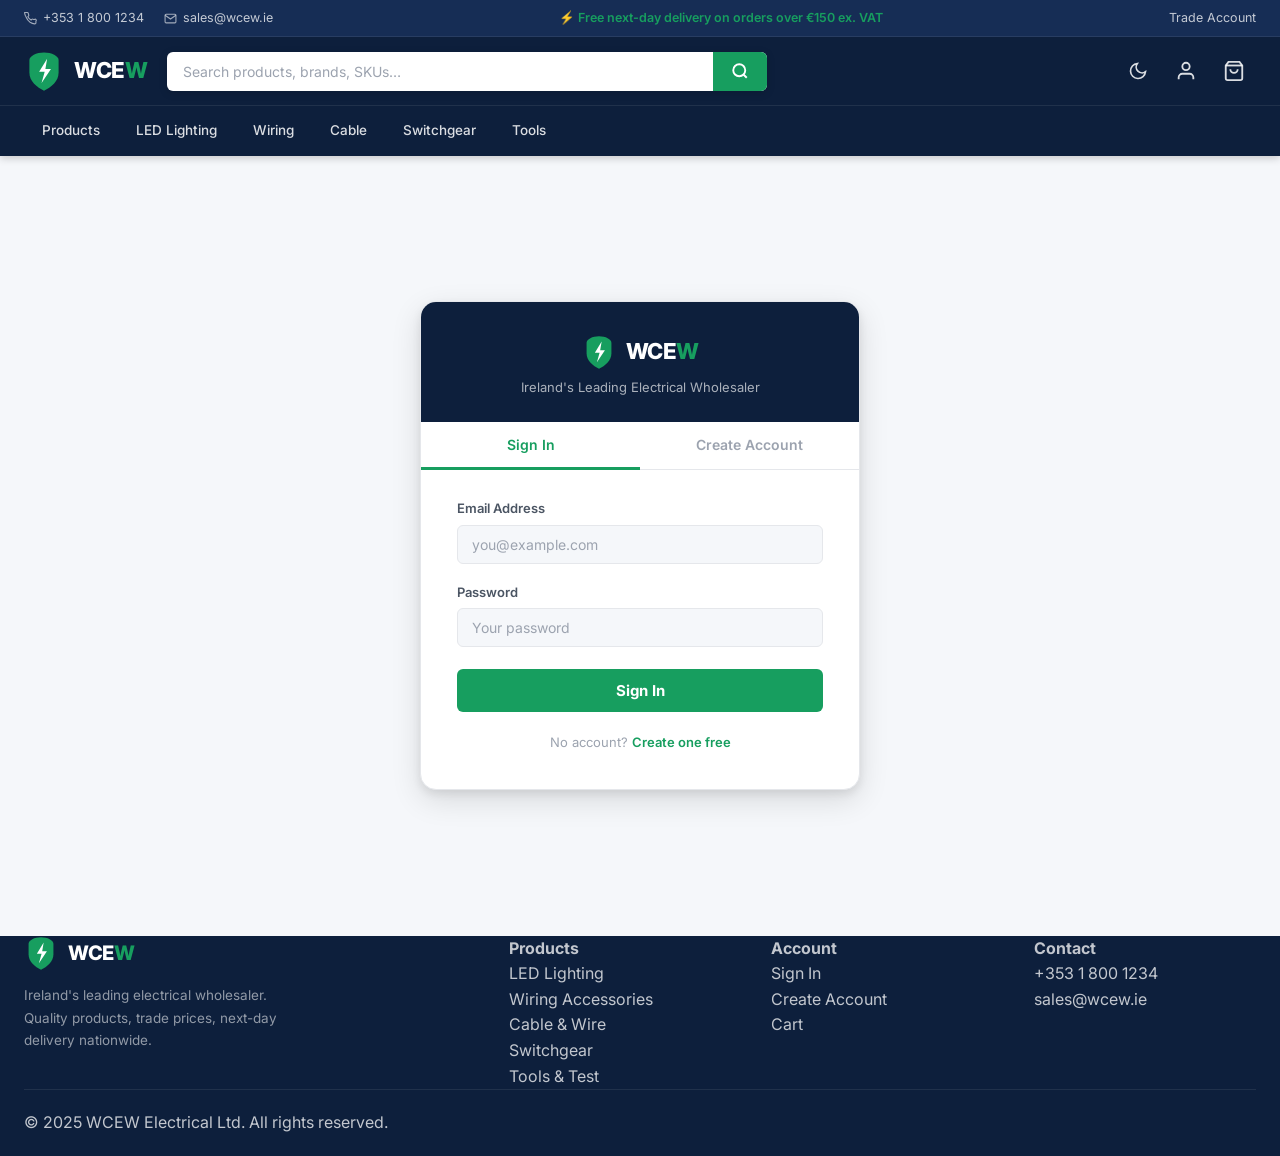
<file: auth.html>
<!DOCTYPE html>
<html lang="en">
<head>
  <meta charset="UTF-8">
  <meta name="viewport" content="width=device-width, initial-scale=1.0">
  <title>Sign In / Register — WCEW Electrical</title>
  <meta name="description" content="Sign in or create an account at WCEW Electrical — Ireland's leading electrical wholesaler.">
  <link rel="stylesheet" href="css/style.css">
  <link rel="stylesheet" href="css/responsive.css">
  <link rel="icon" type="image/svg+xml" href="favicon.svg">
</head>
<body>

<!-- ═══════════════════════ HEADER ═══════════════════════ -->
<header id="main-header">
  <div class="header-top">
    <div class="container">
      <div class="header-top-inner">
        <div class="header-top-left">
          <a href="tel:+35318001234" class="header-top-link"><svg viewBox="0 0 24 24" width="13" height="13" fill="none" stroke="currentColor" stroke-width="2"><path d="M22 16.92v3a2 2 0 01-2.18 2 19.79 19.79 0 01-8.63-3.07A19.5 19.5 0 014.07 9.81a19.79 19.79 0 01-3.07-8.7A2 2 0 013 .92h3a2 2 0 012 1.72c.127.96.361 1.903.7 2.81a2 2 0 01-.45 2.11L7.09 8.91a16 16 0 006 6l1.27-1.27a2 2 0 012.11-.45c.907.339 1.85.573 2.81.7A2 2 0 0122 16.92z"/></svg>+353 1 800 1234</a>
          <a href="mailto:sales@wcew.ie" class="header-top-link"><svg viewBox="0 0 24 24" width="13" height="13" fill="none" stroke="currentColor" stroke-width="2"><path d="M4 4h16c1.1 0 2 .9 2 2v12c0 1.1-.9 2-2 2H4c-1.1 0-2-.9-2-2V6c0-1.1.9-2 2-2z"/><polyline points="22,6 12,13 2,6"/></svg>sales@wcew.ie</a>
        </div>
        <p class="header-top-promo">&#9889; Free next-day delivery on orders over €150 ex. VAT</p>
        <div class="header-top-right"><a href="trade.html" class="header-top-link">Trade Account</a></div>
      </div>
    </div>
  </div>
  <div class="header-main">
    <div class="container">
      <div class="header-main-inner">
        <button id="burger-btn" aria-label="Open menu" aria-expanded="false"><span class="burger-line"></span><span class="burger-line"></span><span class="burger-line"></span></button>
        <a href="index.html" class="logo">
          <img src="favicon.svg" class="logo-icon" alt="WCEW">
          <span class="logo-text">WCE<em>W</em></span>
        </a>
        <div class="search-wrapper">
          <div class="search-bar">
            <input type="text" id="header-search" placeholder="Search products, brands, SKUs&hellip;" autocomplete="off">
            <button class="search-btn" aria-label="Search"><svg viewBox="0 0 24 24" width="18" height="18" fill="none" stroke="currentColor" stroke-width="2.5"><circle cx="11" cy="11" r="8"/><line x1="21" y1="21" x2="16.65" y2="16.65"/></svg></button>
          </div>
          <div id="search-dropdown" class="search-dropdown"></div>
        </div>
        <div class="header-icons">
          <button id="dark-mode-toggle" aria-label="Toggle dark mode">
            <svg class="dark-icon-moon" viewBox="0 0 24 24" width="20" height="20" fill="none" stroke="currentColor" stroke-width="2"><path d="M21 12.79A9 9 0 1111.21 3 7 7 0 0021 12.79z"/></svg>
            <svg class="dark-icon-sun" viewBox="0 0 24 24" width="20" height="20" fill="none" stroke="currentColor" stroke-width="2"><circle cx="12" cy="12" r="5"/><line x1="12" y1="1" x2="12" y2="3"/><line x1="12" y1="21" x2="12" y2="23"/><line x1="4.22" y1="4.22" x2="5.64" y2="5.64"/><line x1="18.36" y1="18.36" x2="19.78" y2="19.78"/><line x1="1" y1="12" x2="3" y2="12"/><line x1="21" y1="12" x2="23" y2="12"/><line x1="4.22" y1="19.78" x2="5.64" y2="18.36"/><line x1="18.36" y1="5.64" x2="19.78" y2="4.22"/></svg>
          </button>
          <a href="auth.html" id="account-btn" class="header-icon-btn" aria-label="Account">
            <svg viewBox="0 0 24 24" width="22" height="22" fill="none" stroke="currentColor" stroke-width="2"><path d="M20 21v-2a4 4 0 00-4-4H8a4 4 0 00-4 4v2"/><circle cx="12" cy="7" r="4"/></svg>
          </a>
          <button id="cart-icon-btn" class="header-icon-btn" aria-label="Cart">
            <svg viewBox="0 0 24 24" width="22" height="22" fill="none" stroke="currentColor" stroke-width="2"><path d="M6 2L3 6v14a2 2 0 002 2h14a2 2 0 002-2V6l-3-4z"/><line x1="3" y1="6" x2="21" y2="6"/><path d="M16 10a4 4 0 01-8 0"/></svg>
            <span class="cart-count" style="display:none">0</span>
          </button>
        </div>
      </div>
    </div>
  </div>
  <nav class="main-nav" aria-label="Main navigation">
    <div class="container">
      <div class="main-nav-inner">
        <ul class="nav-list">
          <li class="nav-item"><a href="category.html" class="nav-link">Products</a></li>
          <li class="nav-item"><a href="category.html?cat=led-lighting" class="nav-link">LED Lighting</a></li>
          <li class="nav-item"><a href="category.html?cat=wiring-accessories" class="nav-link">Wiring</a></li>
          <li class="nav-item"><a href="category.html?cat=cable" class="nav-link">Cable</a></li>
          <li class="nav-item"><a href="category.html?cat=switchgear" class="nav-link">Switchgear</a></li>
          <li class="nav-item"><a href="category.html?cat=tools" class="nav-link">Tools</a></li>
        </ul>
      </div>
    </div>
  </nav>
</header>
<!-- Mobile nav overlay -->
<div id="mobile-nav-overlay" class="mobile-nav-overlay"></div>
<aside id="mobile-nav" class="mobile-nav" aria-label="Mobile navigation">
  <div class="mobile-nav-header">
    <span class="logo-text">WCE<em>W</em></span>
    <button id="mobile-nav-close" aria-label="Close menu"><svg viewBox="0 0 24 24" width="22" height="22" fill="none" stroke="currentColor" stroke-width="2.5"><line x1="18" y1="6" x2="6" y2="18"/><line x1="6" y1="6" x2="18" y2="18"/></svg></button>
  </div>
  <ul class="mobile-nav-list">
    <li><a href="index.html" class="mobile-nav-link">Home</a></li>
    <li><a href="category.html" class="mobile-nav-link">All Products</a></li>
    <li><a href="category.html?cat=led-lighting" class="mobile-nav-link">LED Lighting</a></li>
    <li><a href="category.html?cat=wiring-accessories" class="mobile-nav-link">Wiring Accessories</a></li>
    <li><a href="category.html?cat=cable" class="mobile-nav-link">Cable &amp; Wire</a></li>
    <li><a href="category.html?cat=switchgear" class="mobile-nav-link">Switchgear</a></li>
    <li><a href="category.html?cat=tools" class="mobile-nav-link">Tools &amp; Test</a></li>
    <li><a href="cart.html" class="mobile-nav-link">Cart</a></li>
    <li><a href="auth.html" class="mobile-nav-link">Account</a></li>
  </ul>
</aside>

<!-- ═══════════════════════ MAIN ═══════════════════════ -->
<main class="auth-page">
  <div class="auth-card" id="auth-card">

    <!-- Header -->
    <div class="auth-card-header">
      <a href="index.html" class="auth-card-logo">
        <img src="favicon.svg" class="logo-icon" style="width:34px;height:34px" alt="WCEW">
        <span class="logo-text">WCE<em>W</em></span>
      </a>
      <p class="auth-card-tagline">Ireland's Leading Electrical Wholesaler</p>
    </div>

    <!-- ── Logged-in panel (shown when user is authenticated) ── -->
    <div id="account-panel" class="account-panel" style="display:none">
      <div id="acct-avatar" class="account-avatar">U</div>
      <div id="acct-name" class="account-name">User</div>
      <div id="acct-email" class="account-email">user@example.com</div>
      <div class="account-info-grid">
        <div class="account-info-item">
          <div class="account-info-label">Member Since</div>
          <div id="acct-since" class="account-info-value">—</div>
        </div>
        <div class="account-info-item">
          <div class="account-info-label">Account Type</div>
          <div class="account-info-value">Trade</div>
        </div>
      </div>
      <button class="account-logout" id="logout-btn">Sign Out</button>
    </div>

    <!-- ── Auth tabs + forms (shown when not logged in) ── -->
    <div id="auth-forms">
      <div class="auth-tabs">
        <button class="auth-tab active" data-tab="login">Sign In</button>
        <button class="auth-tab" data-tab="register">Create Account</button>
      </div>

      <!-- Sign In -->
      <div class="auth-body">
        <div id="panel-login" class="auth-panel active">
          <div id="login-msg" class="auth-msg"></div>
          <form id="login-form" novalidate>
            <div class="auth-field">
              <label for="login-email">Email Address</label>
              <input type="email" id="login-email" name="email" placeholder="you@example.com" autocomplete="email" required>
            </div>
            <div class="auth-field">
              <label for="login-password">Password</label>
              <input type="password" id="login-password" name="password" placeholder="Your password" autocomplete="current-password" required>
            </div>
            <button type="submit" class="auth-submit">Sign In</button>
          </form>
          <div class="auth-footer-link">
            No account? <a href="#" data-switch="register">Create one free</a>
          </div>
        </div>

        <!-- Create Account -->
        <div id="panel-register" class="auth-panel">
          <div id="register-msg" class="auth-msg"></div>
          <form id="register-form" novalidate>
            <div class="auth-field">
              <label for="reg-name">Full Name</label>
              <input type="text" id="reg-name" name="name" placeholder="John Smith" autocomplete="name" required>
            </div>
            <div class="auth-field">
              <label for="reg-email">Email Address</label>
              <input type="email" id="reg-email" name="email" placeholder="you@example.com" autocomplete="email" required>
            </div>
            <div class="auth-field">
              <label for="reg-password">Password</label>
              <input type="password" id="reg-password" name="password" placeholder="At least 6 characters" autocomplete="new-password" required>
            </div>
            <div class="auth-field">
              <label for="reg-confirm">Confirm Password</label>
              <input type="password" id="reg-confirm" name="confirm" placeholder="Repeat password" autocomplete="new-password" required>
            </div>
            <button type="submit" class="auth-submit">Create Account</button>
          </form>
          <div class="auth-footer-link">
            Already have an account? <a href="#" data-switch="login">Sign in</a>
          </div>
        </div>
      </div>
    </div>

  </div>
</main>

<!-- ═══════════════════════ FOOTER ═══════════════════════ -->
<footer class="footer">
  <div class="container">
    <div class="footer-grid">
      <div class="footer-brand">
        <a href="index.html" class="logo footer-logo">
          <img src="favicon.svg" class="logo-icon" style="width:34px;height:34px" alt="WCEW">
          <span class="logo-text">WCE<em style="color:var(--accent);font-style:normal">W</em></span>
        </a>
        <p class="footer-desc">Ireland's leading electrical wholesaler. Quality products, trade prices, next-day delivery nationwide.</p>
      </div>
      <div class="footer-col">
        <h4 class="footer-heading">Products</h4>
        <ul class="footer-links">
          <li><a href="category.html?cat=led-lighting">LED Lighting</a></li>
          <li><a href="category.html?cat=wiring-accessories">Wiring Accessories</a></li>
          <li><a href="category.html?cat=cable">Cable &amp; Wire</a></li>
          <li><a href="category.html?cat=switchgear">Switchgear</a></li>
          <li><a href="category.html?cat=tools">Tools &amp; Test</a></li>
        </ul>
      </div>
      <div class="footer-col">
        <h4 class="footer-heading">Account</h4>
        <ul class="footer-links">
          <li><a href="auth.html">Sign In</a></li>
          <li><a href="auth.html">Create Account</a></li>
          <li><a href="cart.html">Cart</a></li>
        </ul>
      </div>
      <div class="footer-col">
        <h4 class="footer-heading">Contact</h4>
        <ul class="footer-links">
          <li><a href="tel:+35318001234">+353 1 800 1234</a></li>
          <li><a href="mailto:sales@wcew.ie">sales@wcew.ie</a></li>
        </ul>
      </div>
    </div>
    <div class="footer-bottom">
      <p>&copy; 2025 WCEW Electrical Ltd. All rights reserved.</p>
    </div>
  </div>
</footer>

<script src="js/cart.js"></script>
<script src="js/filters.js"></script>
<script src="js/main.js"></script>
<script src="js/auth.js"></script>
<script>
document.addEventListener('DOMContentLoaded', () => {
  const user = Auth.getUser();

  if (user) {
    document.getElementById('auth-forms').style.display = 'none';
    const panel = document.getElementById('account-panel');
    panel.style.display = 'block';
    document.getElementById('acct-avatar').textContent = user.name.charAt(0).toUpperCase();
    document.getElementById('acct-name').textContent = user.name;
    document.getElementById('acct-email').textContent = user.email;
    const users = JSON.parse(localStorage.getItem('wcew_users') || '[]');
    const full = users.find(u => u.email === user.email);
    if (full && full.createdAt) {
      document.getElementById('acct-since').textContent = new Date(full.createdAt).toLocaleDateString('en-IE', { month: 'short', year: 'numeric' });
    }
    document.getElementById('logout-btn').addEventListener('click', () => {
      Auth.logout();
      window.location.reload();
    });
    return;
  }

  // Tab switching
  document.querySelectorAll('.auth-tab').forEach(tab => {
    tab.addEventListener('click', () => switchTab(tab.dataset.tab));
  });
  document.querySelectorAll('[data-switch]').forEach(link => {
    link.addEventListener('click', e => { e.preventDefault(); switchTab(link.dataset.switch); });
  });

  function switchTab(name) {
    document.querySelectorAll('.auth-tab').forEach(t => t.classList.toggle('active', t.dataset.tab === name));
    document.querySelectorAll('.auth-panel').forEach(p => p.classList.toggle('active', p.id === 'panel-' + name));
  }

  function showMsg(el, type, text) {
    el.className = 'auth-msg ' + type + ' show';
    el.textContent = text;
  }

  // Login
  document.getElementById('login-form').addEventListener('submit', e => {
    e.preventDefault();
    const msg = document.getElementById('login-msg');
    const email = document.getElementById('login-email').value.trim();
    const password = document.getElementById('login-password').value;
    if (!email || !password) return showMsg(msg, 'error', 'Please fill in all fields.');
    const result = Auth.login({ email, password });
    if (!result.ok) return showMsg(msg, 'error', result.error);
    showMsg(msg, 'success', 'Signed in successfully. Redirecting…');
    setTimeout(() => window.location.reload(), 800);
  });

  // Register
  document.getElementById('register-form').addEventListener('submit', e => {
    e.preventDefault();
    const msg = document.getElementById('register-msg');
    const name = document.getElementById('reg-name').value.trim();
    const email = document.getElementById('reg-email').value.trim();
    const password = document.getElementById('reg-password').value;
    const confirm = document.getElementById('reg-confirm').value;
    if (!name || !email || !password || !confirm) return showMsg(msg, 'error', 'Please fill in all fields.');
    if (password.length < 6) return showMsg(msg, 'error', 'Password must be at least 6 characters.');
    if (password !== confirm) return showMsg(msg, 'error', 'Passwords do not match.');
    const result = Auth.register({ name, email, password });
    if (!result.ok) return showMsg(msg, 'error', result.error);
    showMsg(msg, 'success', 'Account created! Signing you in…');
    setTimeout(() => window.location.reload(), 800);
  });
});
</script>
</body>
</html>
</file>
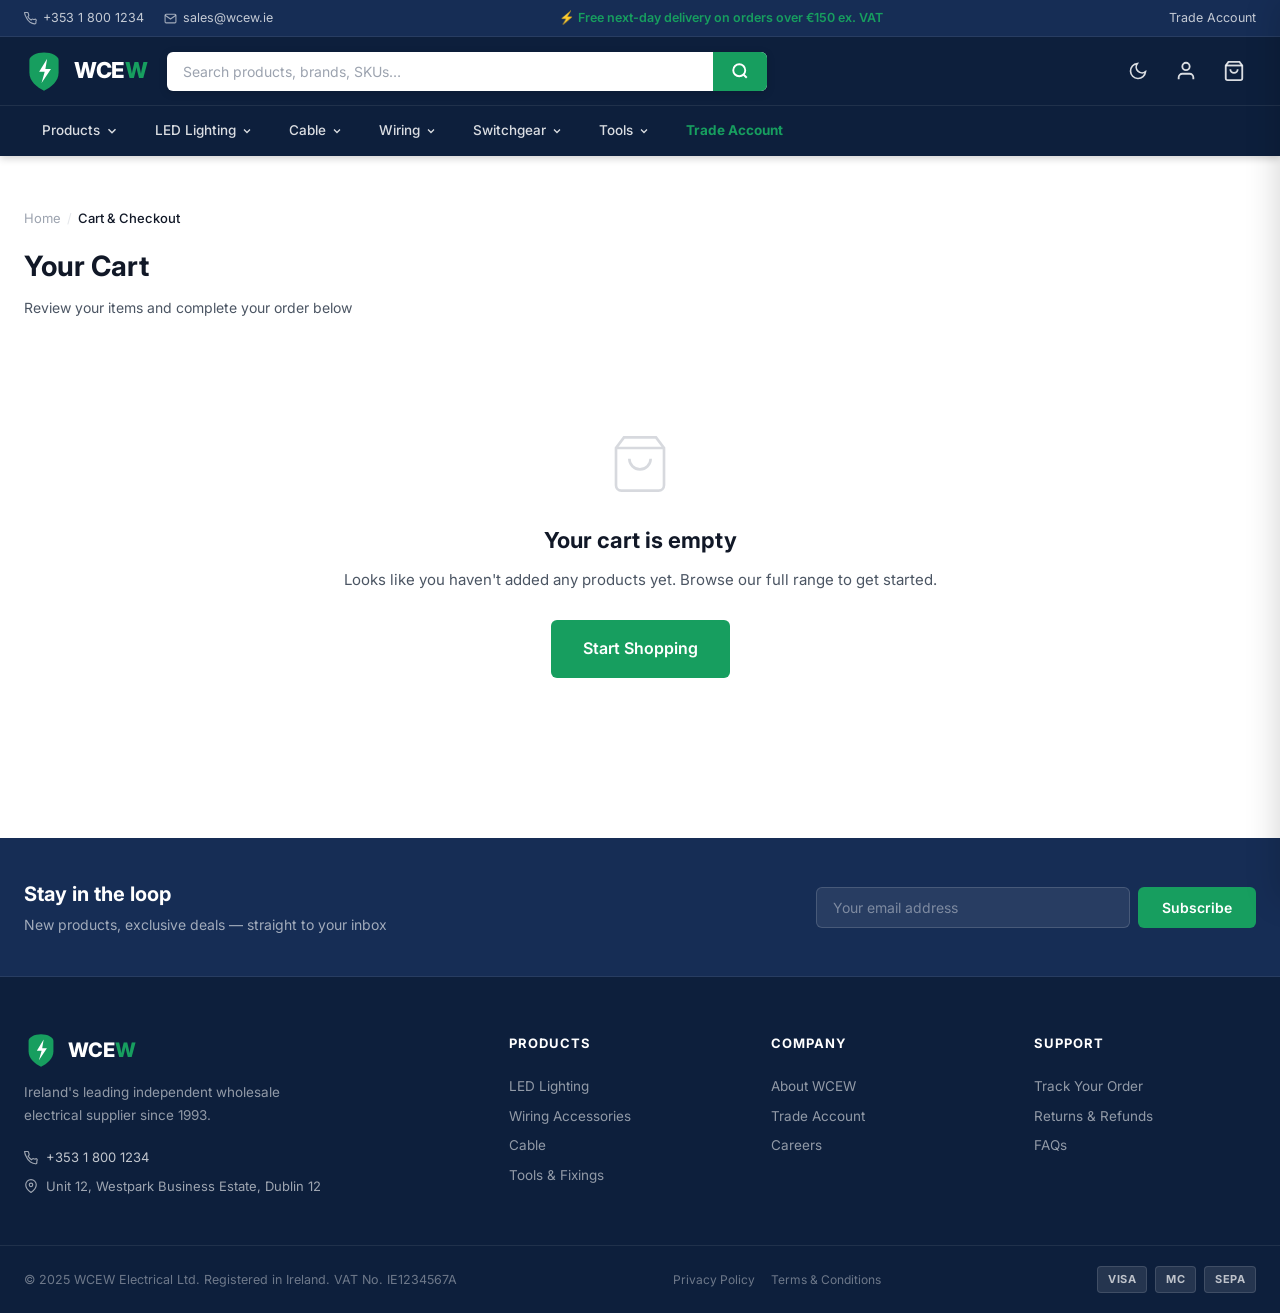
<file: cart.html>
<!DOCTYPE html>
<html lang="en">
<head>
  <meta charset="UTF-8">
  <meta name="viewport" content="width=device-width, initial-scale=1.0">
  <title>Cart &amp; Checkout — WCEW Electrical</title>
  <meta name="description" content="Review your cart and complete your order at WCEW Electrical. Secure checkout with next-day delivery across Ireland.">
  <link rel="stylesheet" href="css/style.css">
  <link rel="stylesheet" href="css/responsive.css">
  <link rel="icon" type="image/svg+xml" href="favicon.svg">
</head>
<body>

<!-- ═══════════════════════ HEADER ═══════════════════════ -->
<header id="main-header">
  <div class="header-top">
    <div class="container">
      <div class="header-top-inner">
        <div class="header-top-left">
          <a href="tel:+35318001234" class="header-top-link"><svg viewBox="0 0 24 24" width="13" height="13" fill="none" stroke="currentColor" stroke-width="2"><path d="M22 16.92v3a2 2 0 01-2.18 2 19.79 19.79 0 01-8.63-3.07A19.5 19.5 0 014.07 9.81a19.79 19.79 0 01-3.07-8.7A2 2 0 013 .92h3a2 2 0 012 1.72c.127.96.361 1.903.7 2.81a2 2 0 01-.45 2.11L7.09 8.91a16 16 0 006 6l1.27-1.27a2 2 0 012.11-.45c.907.339 1.85.573 2.81.7A2 2 0 0122 16.92z"/></svg>+353 1 800 1234</a>
          <a href="mailto:sales@wcew.ie" class="header-top-link"><svg viewBox="0 0 24 24" width="13" height="13" fill="none" stroke="currentColor" stroke-width="2"><path d="M4 4h16c1.1 0 2 .9 2 2v12c0 1.1-.9 2-2 2H4c-1.1 0-2-.9-2-2V6c0-1.1.9-2 2-2z"/><polyline points="22,6 12,13 2,6"/></svg>sales@wcew.ie</a>
        </div>
        <p class="header-top-promo">&#9889; Free next-day delivery on orders over €150 ex. VAT</p>
        <div class="header-top-right"><a href="trade.html" class="header-top-link">Trade Account</a></div>
      </div>
    </div>
  </div>
  <div class="header-main">
    <div class="container">
      <div class="header-main-inner">
        <button id="burger-btn" aria-label="Open menu" aria-expanded="false"><span class="burger-line"></span><span class="burger-line"></span><span class="burger-line"></span></button>
        <a href="index.html" class="logo">
          <img src="favicon.svg" class="logo-icon" alt="WCEW">
          <span class="logo-text">WCE<em>W</em></span>
        </a>
        <div class="search-wrapper">
          <div class="search-bar">
            <input type="text" id="header-search" placeholder="Search products, brands, SKUs&hellip;" autocomplete="off">
            <button class="search-btn" aria-label="Search"><svg viewBox="0 0 24 24" width="18" height="18" fill="none" stroke="currentColor" stroke-width="2.5"><circle cx="11" cy="11" r="8"/><line x1="21" y1="21" x2="16.65" y2="16.65"/></svg></button>
          </div>
          <div id="search-dropdown" class="search-dropdown"></div>
        </div>
        <div class="header-icons">
          <button id="dark-mode-toggle" aria-label="Toggle dark mode">
            <svg class="dark-icon-moon" viewBox="0 0 24 24" width="20" height="20" fill="none" stroke="currentColor" stroke-width="2"><path d="M21 12.79A9 9 0 1111.21 3 7 7 0 0021 12.79z"/></svg>
            <svg class="dark-icon-sun" viewBox="0 0 24 24" width="20" height="20" fill="none" stroke="currentColor" stroke-width="2"><circle cx="12" cy="12" r="5"/><line x1="12" y1="1" x2="12" y2="3"/><line x1="12" y1="21" x2="12" y2="23"/><line x1="4.22" y1="4.22" x2="5.64" y2="5.64"/><line x1="18.36" y1="18.36" x2="19.78" y2="19.78"/><line x1="1" y1="12" x2="3" y2="12"/><line x1="21" y1="12" x2="23" y2="12"/><line x1="4.22" y1="19.78" x2="5.64" y2="18.36"/><line x1="18.36" y1="5.64" x2="19.78" y2="4.22"/></svg>
          </button>
          <a href="auth.html" id="account-btn" class="header-icon-btn" aria-label="Account"><svg viewBox="0 0 24 24" width="22" height="22" fill="none" stroke="currentColor" stroke-width="2"><path d="M20 21v-2a4 4 0 00-4-4H8a4 4 0 00-4 4v2"/><circle cx="12" cy="7" r="4"/></svg></a>
          <button id="cart-icon-btn" class="header-icon-btn" aria-label="Cart">
            <svg viewBox="0 0 24 24" width="22" height="22" fill="none" stroke="currentColor" stroke-width="2"><path d="M6 2L3 6v14a2 2 0 002 2h14a2 2 0 002-2V6l-3-4z"/><line x1="3" y1="6" x2="21" y2="6"/><path d="M16 10a4 4 0 01-8 0"/></svg>
            <span class="cart-count" style="display:none">0</span>
          </button>
        </div>
      </div>
    </div>
  </div>
  <nav class="main-nav" aria-label="Main navigation">
    <div class="container">
      <div class="main-nav-inner">
        <ul class="nav-list">
          <li class="nav-item nav-item-has-mega">
            <a href="category.html" class="nav-link">Products <svg viewBox="0 0 24 24" width="14" height="14" fill="none" stroke="currentColor" stroke-width="2.5"><polyline points="6 9 12 15 18 9"/></svg></a>
            <div class="mega-menu">
              <div class="mega-cats-grid">
                <div class="mega-cat-col">
                  <a href="category.html?cat=showroom-lighting" class="mega-cat-title"><span>&#127915;</span>Showroom Lighting</a>
                  <a href="category.html?cat=showroom-lighting&amp;sub=track" class="mega-sub-link">Track &amp; Rail Systems</a>
                  <a href="category.html?cat=showroom-lighting&amp;sub=spotlights" class="mega-sub-link">Adjustable Spotlights</a>
                  <a href="category.html?cat=showroom-lighting&amp;sub=pendants" class="mega-sub-link">Pendant &amp; Suspended</a>
                  <a href="category.html?cat=showroom-lighting&amp;sub=recessed" class="mega-sub-link">Recessed Downlights</a>
                  <a href="category.html?cat=showroom-lighting&amp;sub=cob" class="mega-sub-link">COB &amp; Module LED</a>
                  <a href="category.html?cat=showroom-lighting&amp;sub=drivers" class="mega-sub-link">Drivers &amp; Dimmers</a>
                  <a href="category.html?cat=showroom-lighting&amp;sub=display" class="mega-sub-link">Display Case Lighting</a>
                  <a href="category.html?cat=showroom-lighting" class="mega-see-all">All Showroom Lighting &rarr;</a>
                </div>
                <div class="mega-cat-col">
                  <a href="category.html?cat=heating-ventilation" class="mega-cat-title"><span>&#127777;&#65039;</span>Heating &amp; Ventilation</a>
                  <a href="category.html?cat=heating-ventilation&amp;sub=panel-heaters" class="mega-sub-link">Electric Panel Heaters</a>
                  <a href="category.html?cat=heating-ventilation&amp;sub=storage" class="mega-sub-link">Storage Heaters</a>
                  <a href="category.html?cat=heating-ventilation&amp;sub=underfloor" class="mega-sub-link">Underfloor Heating Mats</a>
                  <a href="category.html?cat=heating-ventilation&amp;sub=fans" class="mega-sub-link">Extractor Fans</a>
                  <a href="category.html?cat=heating-ventilation&amp;sub=mvhr" class="mega-sub-link">MVHR Units</a>
                  <a href="category.html?cat=heating-ventilation&amp;sub=thermostats" class="mega-sub-link">Thermostats &amp; Controls</a>
                  <a href="category.html?cat=heating-ventilation&amp;sub=infrared" class="mega-sub-link">Infrared Panels</a>
                  <a href="category.html?cat=heating-ventilation" class="mega-see-all">All Heating &amp; Ventilation &rarr;</a>
                </div>
                <div class="mega-cat-col">
                  <a href="category.html?cat=cable-management" class="mega-cat-title"><span>&#128230;</span>Cable Management</a>
                  <a href="category.html?cat=cable-management&amp;sub=trunking" class="mega-sub-link">PVC Trunking &amp; Fittings</a>
                  <a href="category.html?cat=cable-management&amp;sub=conduit" class="mega-sub-link">Conduit &amp; Accessories</a>
                  <a href="category.html?cat=cable-management&amp;sub=trays" class="mega-sub-link">Cable Trays &amp; Ladders</a>
                  <a href="category.html?cat=cable-management&amp;sub=clips" class="mega-sub-link">Cable Clips &amp; Cleats</a>
                  <a href="category.html?cat=cable-management&amp;sub=glands" class="mega-sub-link">Cable Glands &amp; Entries</a>
                  <a href="category.html?cat=cable-management&amp;sub=ties" class="mega-sub-link">Cable Ties &amp; Markers</a>
                  <a href="category.html?cat=cable-management&amp;sub=boxes" class="mega-sub-link">Back Boxes &amp; Pattresses</a>
                  <a href="category.html?cat=cable-management" class="mega-see-all">All Cable Management &rarr;</a>
                </div>
                <div class="mega-cat-col">
                  <a href="category.html?cat=industrial-controls" class="mega-cat-title"><span>&#127981;</span>Industrial Controls</a>
                  <a href="category.html?cat=industrial-controls&amp;sub=contactors" class="mega-sub-link">Contactors &amp; Relays</a>
                  <a href="category.html?cat=industrial-controls&amp;sub=starters" class="mega-sub-link">Motor Starters DOL</a>
                  <a href="category.html?cat=industrial-controls&amp;sub=vsd" class="mega-sub-link">VSDs &amp; Inverter Drives</a>
                  <a href="category.html?cat=industrial-controls&amp;sub=plc" class="mega-sub-link">PLCs &amp; HMIs</a>
                  <a href="category.html?cat=industrial-controls&amp;sub=sensors" class="mega-sub-link">Sensors &amp; Proximity</a>
                  <a href="category.html?cat=industrial-controls&amp;sub=pushbuttons" class="mega-sub-link">Pushbuttons &amp; Pilot Lights</a>
                  <a href="category.html?cat=industrial-controls&amp;sub=enclosures" class="mega-sub-link">Control Enclosures IP65</a>
                  <a href="category.html?cat=industrial-controls" class="mega-see-all">All Industrial Controls &rarr;</a>
                </div>
                <div class="mega-cat-col">
                  <a href="category.html?cat=fire-security" class="mega-cat-title"><span>&#128293;</span>Fire / Security / Safety</a>
                  <a href="category.html?cat=fire-security&amp;sub=detectors" class="mega-sub-link">Smoke &amp; Heat Detectors</a>
                  <a href="category.html?cat=fire-security&amp;sub=call-points" class="mega-sub-link">Manual Call Points</a>
                  <a href="category.html?cat=fire-security&amp;sub=sounders" class="mega-sub-link">Sounders &amp; Beacons</a>
                  <a href="category.html?cat=fire-security&amp;sub=panels" class="mega-sub-link">Fire Alarm Panels</a>
                  <a href="category.html?cat=fire-security&amp;sub=cctv" class="mega-sub-link">CCTV &amp; IP Cameras</a>
                  <a href="category.html?cat=fire-security&amp;sub=access" class="mega-sub-link">Access Control</a>
                  <a href="category.html?cat=fire-security&amp;sub=emergency-lighting" class="mega-sub-link">Emergency Lighting</a>
                  <a href="category.html?cat=fire-security" class="mega-see-all">All Fire / Security &rarr;</a>
                </div>
              </div>
              <div class="mega-menu-promo">
                <div class="mega-menu-promo-content">
                  <p class="mega-menu-promo-tag">New Range</p>
                  <h3>EV Charging</h3>
                  <p>Home &amp; commercial EV chargers from €399</p>
                  <a href="category.html" class="btn btn-primary btn-sm">Shop Now &rarr;</a>
                </div>
              </div>
            </div>
          </li>
          <li class="nav-item nav-item-has-dropdown">
            <a href="category.html?cat=led-lighting" class="nav-link">LED Lighting <svg viewBox="0 0 24 24" width="12" height="12" fill="none" stroke="currentColor" stroke-width="2.5"><polyline points="6 9 12 15 18 9"/></svg></a>
            <div class="nav-dropdown">
              <a href="category.html?cat=led-lighting&amp;sub=panels" class="nav-dropdown-link">LED Panels 600&times;600mm</a>
              <a href="category.html?cat=led-lighting&amp;sub=downlights" class="nav-dropdown-link">GU10 / GU5.3 Downlights</a>
              <a href="category.html?cat=led-lighting&amp;sub=battens" class="nav-dropdown-link">Battens &amp; Tubes</a>
              <a href="category.html?cat=led-lighting&amp;sub=floodlights" class="nav-dropdown-link">Floodlights IP65</a>
              <a href="category.html?cat=led-lighting&amp;sub=high-bays" class="nav-dropdown-link">High Bay &amp; UFO</a>
              <a href="category.html?cat=led-lighting&amp;sub=strips" class="nav-dropdown-link">LED Strip Lights</a>
              <a href="category.html?cat=led-lighting&amp;sub=emergency" class="nav-dropdown-link">Emergency &amp; Bulkheads</a>
              <a href="category.html?cat=led-lighting" class="nav-dropdown-see-all">All LED Lighting &rarr;</a>
            </div>
          </li>
          <li class="nav-item nav-item-has-dropdown">
            <a href="category.html?cat=cable" class="nav-link">Cable <svg viewBox="0 0 24 24" width="12" height="12" fill="none" stroke="currentColor" stroke-width="2.5"><polyline points="6 9 12 15 18 9"/></svg></a>
            <div class="nav-dropdown">
              <a href="category.html?cat=cable&amp;sub=te" class="nav-dropdown-link">Twin &amp; Earth (T&amp;E)</a>
              <a href="category.html?cat=cable&amp;sub=swa" class="nav-dropdown-link">SWA Armoured Cable</a>
              <a href="category.html?cat=cable&amp;sub=flex" class="nav-dropdown-link">Flexible 3-Core Cable</a>
              <a href="category.html?cat=cable&amp;sub=data" class="nav-dropdown-link">Cat5e / Cat6 Data Cable</a>
              <a href="category.html?cat=cable&amp;sub=coax" class="nav-dropdown-link">Coaxial Cable (RG6)</a>
              <a href="category.html?cat=cable&amp;sub=fire" class="nav-dropdown-link">Fire Resistant Cable</a>
              <a href="category.html?cat=cable&amp;sub=singles" class="nav-dropdown-link">Singles &amp; Submains</a>
              <a href="category.html?cat=cable" class="nav-dropdown-see-all">All Cable &rarr;</a>
            </div>
          </li>
          <li class="nav-item nav-item-has-dropdown">
            <a href="category.html?cat=wiring-accessories" class="nav-link">Wiring <svg viewBox="0 0 24 24" width="12" height="12" fill="none" stroke="currentColor" stroke-width="2.5"><polyline points="6 9 12 15 18 9"/></svg></a>
            <div class="nav-dropdown">
              <a href="category.html?cat=wiring-accessories&amp;sub=sockets" class="nav-dropdown-link">Sockets &amp; Outlets</a>
              <a href="category.html?cat=wiring-accessories&amp;sub=switches" class="nav-dropdown-link">Light Switches 1G / 2G / 3G</a>
              <a href="category.html?cat=wiring-accessories&amp;sub=dimmers" class="nav-dropdown-link">Dimmers &amp; Controllers</a>
              <a href="category.html?cat=wiring-accessories&amp;sub=usb" class="nav-dropdown-link">USB Charging Sockets</a>
              <a href="category.html?cat=wiring-accessories&amp;sub=outdoor" class="nav-dropdown-link">Outdoor Sockets IP66</a>
              <a href="category.html?cat=wiring-accessories&amp;sub=extension" class="nav-dropdown-link">Extension Leads</a>
              <a href="category.html?cat=wiring-accessories&amp;sub=grid" class="nav-dropdown-link">Grid Systems &amp; Modules</a>
              <a href="category.html?cat=wiring-accessories" class="nav-dropdown-see-all">All Wiring Accessories &rarr;</a>
            </div>
          </li>
          <li class="nav-item nav-item-has-dropdown">
            <a href="category.html?cat=switchgear" class="nav-link">Switchgear <svg viewBox="0 0 24 24" width="12" height="12" fill="none" stroke="currentColor" stroke-width="2.5"><polyline points="6 9 12 15 18 9"/></svg></a>
            <div class="nav-dropdown">
              <a href="category.html?cat=switchgear&amp;sub=cu" class="nav-dropdown-link">Consumer Units</a>
              <a href="category.html?cat=switchgear&amp;sub=mcb" class="nav-dropdown-link">MCBs Type B / C / D</a>
              <a href="category.html?cat=switchgear&amp;sub=rccb" class="nav-dropdown-link">RCCBs &amp; RCBOs</a>
              <a href="category.html?cat=switchgear&amp;sub=isolators" class="nav-dropdown-link">Isolators &amp; DP Switches</a>
              <a href="category.html?cat=switchgear&amp;sub=db" class="nav-dropdown-link">Distribution Boards</a>
              <a href="category.html?cat=switchgear&amp;sub=surge" class="nav-dropdown-link">Surge Protection (SPD)</a>
              <a href="category.html?cat=switchgear&amp;sub=fuses" class="nav-dropdown-link">Fuses &amp; Fuse Holders</a>
              <a href="category.html?cat=switchgear" class="nav-dropdown-see-all">All Switchgear &rarr;</a>
            </div>
          </li>
          <li class="nav-item nav-item-has-dropdown">
            <a href="category.html?cat=tools-fixings" class="nav-link">Tools <svg viewBox="0 0 24 24" width="12" height="12" fill="none" stroke="currentColor" stroke-width="2.5"><polyline points="6 9 12 15 18 9"/></svg></a>
            <div class="nav-dropdown">
              <a href="category.html?cat=tools-fixings&amp;sub=hand" class="nav-dropdown-link">Electrician Hand Tools</a>
              <a href="category.html?cat=tools-fixings&amp;sub=test" class="nav-dropdown-link">Test &amp; Measurement</a>
              <a href="category.html?cat=tools-fixings&amp;sub=cable-tools" class="nav-dropdown-link">Cable Strippers &amp; Cutters</a>
              <a href="category.html?cat=tools-fixings&amp;sub=crimp" class="nav-dropdown-link">Crimping Tools &amp; Sets</a>
              <a href="category.html?cat=tools-fixings&amp;sub=fish" class="nav-dropdown-link">Fish Rods &amp; Draw Tapes</a>
              <a href="category.html?cat=tools-fixings&amp;sub=ties" class="nav-dropdown-link">Cable Ties &amp; Fixings</a>
              <a href="category.html?cat=tools-fixings&amp;sub=connectors" class="nav-dropdown-link">Wire Connectors (Wago)</a>
              <a href="category.html?cat=tools-fixings" class="nav-dropdown-see-all">All Tools &amp; Fixings &rarr;</a>
            </div>
          </li>
          <li class="nav-item"><a href="trade.html" class="nav-link" style="color:var(--accent);font-weight:700">Trade Account</a></li>
        </ul>
      </div>
    </div>
  </nav>
</header>

<!-- Mobile Nav -->
<nav id="mobile-nav" aria-label="Mobile navigation">
  <div class="mobile-nav-header">
    <a href="index.html" class="logo" style="font-size:18px"><img src="favicon.svg" class="logo-icon" style="width:32px;height:32px" alt="WCEW"><span class="logo-text">WCE<em>W</em></span></a>
    <button id="mobile-nav-close" class="mobile-nav-close" aria-label="Close menu"><svg viewBox="0 0 24 24" width="22" height="22" fill="none" stroke="currentColor" stroke-width="2.5"><line x1="18" y1="6" x2="6" y2="18"/><line x1="6" y1="6" x2="18" y2="18"/></svg></button>
  </div>
  <div class="mobile-nav-body">
    <div class="mobile-nav-parent">
      <button class="mobile-nav-toggle">Products <svg viewBox="0 0 24 24" width="16" height="16" fill="none" stroke="currentColor" stroke-width="2.5"><polyline points="6 9 12 15 18 9"/></svg></button>
      <div class="mobile-nav-submenu">
        <a href="category.html?cat=led-lighting">LED Lighting</a>
        <a href="category.html?cat=cable">Cable</a>
        <a href="category.html?cat=wiring-accessories">Wiring Accessories</a>
        <a href="category.html?cat=tools-fixings">Tools &amp; Fixings</a>
      </div>
    </div>
    <a href="trade.html" class="mobile-nav-link" style="color:var(--accent)">Trade Account</a>
  </div>
  <div class="mobile-nav-footer">
    <p class="mobile-nav-contact">Call us free on</p>
    <p class="mobile-nav-phone">+353 1 800 1234</p>
  </div>
</nav>

<!-- Mini Cart -->
<aside id="cart-sidebar" aria-label="Shopping cart">
  <div class="cart-sidebar-header">
    <span class="cart-sidebar-title">Your Cart</span>
    <button id="cart-sidebar-close" class="cart-sidebar-close" aria-label="Close cart"><svg viewBox="0 0 24 24" width="20" height="20" fill="none" stroke="currentColor" stroke-width="2.5"><line x1="18" y1="6" x2="6" y2="18"/><line x1="6" y1="6" x2="18" y2="18"/></svg></button>
  </div>
  <div id="mini-cart-items"></div>
  <div class="cart-sidebar-footer">
    <div class="cart-sidebar-subtotal"><span>Subtotal (ex. VAT)</span><span id="mini-cart-total">€0.00</span></div>
    <p class="cart-sidebar-note">Free delivery on orders over €150 ex. VAT</p>
    <div class="cart-sidebar-actions">
      <a href="cart.html" class="btn btn-primary btn-block">View Cart &amp; Checkout</a>
    </div>
  </div>
</aside>

<div id="overlay"></div>

<!-- ═══════════════════════ MAIN ═══════════════════════ -->
<main>
  <div class="container">
    <div class="cart-page">

      <!-- Breadcrumb -->
      <nav class="breadcrumb" aria-label="Breadcrumb">
        <a href="index.html">Home</a>
        <span class="breadcrumb-sep">/</span>
        <span class="breadcrumb-current">Cart &amp; Checkout</span>
      </nav>

      <h1 class="cart-page-title">Your Cart</h1>
      <p class="cart-page-subtitle">Review your items and complete your order below</p>

      <!-- Empty State -->
      <div id="cart-empty-state">
        <svg viewBox="0 0 24 24" width="64" height="64" fill="none" stroke="currentColor" stroke-width="1"><path d="M6 2L3 6v14a2 2 0 002 2h14a2 2 0 002-2V6l-3-4z"/><line x1="3" y1="6" x2="21" y2="6"/><path d="M16 10a4 4 0 01-8 0"/></svg>
        <h2>Your cart is empty</h2>
        <p>Looks like you haven't added any products yet. Browse our full range to get started.</p>
        <a href="category.html" class="btn btn-primary btn-lg">Start Shopping</a>
      </div>

      <!-- Cart Content -->
      <div id="cart-content" style="display:none">

        <!-- Cart Items + Checkout -->
        <div class="cart-items-col">

          <!-- VAT toggle (at top of items) -->
          <div style="display:flex;align-items:center;gap:10px;margin-bottom:16px;font-size:13px;color:var(--text-secondary)">
            <span>Show prices:</span>
            <label class="toggle-switch">
              <input type="checkbox" id="cart-vat-toggle">
              <span class="toggle-slider"></span>
            </label>
            <span id="cart-vat-label">ex. VAT → inc. VAT (23%)</span>
          </div>

          <!-- Items -->
          <div id="cart-items-container"></div>

          <!-- Checkout form -->
          <div class="checkout-section">
            <h2>Delivery Details</h2>

            <!-- Delivery method -->
            <div style="margin-bottom:24px">
              <p style="font-size:14px;font-weight:600;color:var(--text-secondary);margin-bottom:12px;text-transform:uppercase;letter-spacing:.5px;font-size:11px">Choose Delivery Method</p>
              <div class="delivery-options">
                <label class="delivery-option">
                  <input type="radio" name="delivery" value="next-day" checked>
                  <div class="delivery-option-info">
                    <p class="delivery-option-title">Next-Day Delivery</p>
                    <p class="delivery-option-desc">Order before 4pm &mdash; delivered tomorrow</p>
                  </div>
                  <span class="delivery-option-price">€12.99</span>
                </label>
                <label class="delivery-option">
                  <input type="radio" name="delivery" value="standard">
                  <div class="delivery-option-info">
                    <p class="delivery-option-title">Standard Delivery</p>
                    <p class="delivery-option-desc">2&ndash;3 working days</p>
                  </div>
                  <span class="delivery-option-price">€8.99</span>
                </label>
                <label class="delivery-option">
                  <input type="radio" name="delivery" value="collect">
                  <div class="delivery-option-info">
                    <p class="delivery-option-title">Click &amp; Collect</p>
                    <p class="delivery-option-desc">Unit 12, Westpark Business Estate, Dublin 12 &mdash; ready in 2 hours</p>
                  </div>
                  <span class="delivery-option-price" style="color:var(--success)">FREE</span>
                </label>
              </div>
            </div>

            <!-- Address form -->
            <form id="checkout-form" novalidate>
              <div class="form-grid">
                <div class="form-group">
                  <label class="form-label" for="first-name">First Name *</label>
                  <input class="form-input" type="text" id="first-name" name="first-name" placeholder="Sean" required>
                </div>
                <div class="form-group">
                  <label class="form-label" for="last-name">Last Name *</label>
                  <input class="form-input" type="text" id="last-name" name="last-name" placeholder="Murphy" required>
                </div>
                <div class="form-group">
                  <label class="form-label" for="email">Email Address *</label>
                  <input class="form-input" type="email" id="email" name="email" placeholder="sean@example.ie" required>
                </div>
                <div class="form-group">
                  <label class="form-label" for="phone">Phone Number *</label>
                  <input class="form-input" type="tel" id="phone" name="phone" placeholder="+353 87 123 4567" required>
                </div>
                <div class="form-group">
                  <label class="form-label" for="company">Company Name</label>
                  <input class="form-input" type="text" id="company" name="company" placeholder="Murphy Electrical Ltd">
                </div>
                <div class="form-group">
                  <label class="form-label" for="vat-number">VAT Number (Trade)</label>
                  <input class="form-input" type="text" id="vat-number" name="vat-number" placeholder="IE1234567A">
                </div>
                <div class="form-group full">
                  <label class="form-label" for="address1">Address Line 1 *</label>
                  <input class="form-input" type="text" id="address1" name="address1" placeholder="12 Main Street" required>
                </div>
                <div class="form-group full">
                  <label class="form-label" for="address2">Address Line 2</label>
                  <input class="form-input" type="text" id="address2" name="address2" placeholder="Apartment / Unit">
                </div>
                <div class="form-group">
                  <label class="form-label" for="city">City / Town *</label>
                  <input class="form-input" type="text" id="city" name="city" placeholder="Dublin" required>
                </div>
                <div class="form-group">
                  <label class="form-label" for="county">County *</label>
                  <select class="form-input" id="county" name="county" required>
                    <option value="">Select County</option>
                    <option>Dublin</option><option>Cork</option><option>Galway</option><option>Limerick</option>
                    <option>Waterford</option><option>Kilkenny</option><option>Tipperary</option><option>Clare</option>
                    <option>Mayo</option><option>Sligo</option><option>Donegal</option><option>Leitrim</option>
                    <option>Roscommon</option><option>Longford</option><option>Westmeath</option><option>Offaly</option>
                    <option>Laois</option><option>Kildare</option><option>Wicklow</option><option>Wexford</option>
                    <option>Carlow</option><option>Kilkenny</option><option>Cavan</option><option>Monaghan</option>
                    <option>Meath</option><option>Louth</option><option>Kerry</option><option>Antrim</option>
                  </select>
                </div>
                <div class="form-group">
                  <label class="form-label" for="eircode">Eircode *</label>
                  <input class="form-input" type="text" id="eircode" name="eircode" placeholder="D12 X456" required>
                </div>
                <div class="form-group">
                  <label class="form-label" for="country">Country</label>
                  <select class="form-input" id="country" name="country">
                    <option value="IE" selected>Ireland</option>
                    <option value="GB">United Kingdom</option>
                    <option value="NI">Northern Ireland</option>
                  </select>
                </div>
              </div>

              <!-- Payment section -->
              <div style="margin-top:32px">
                <p style="font-size:11px;font-weight:700;text-transform:uppercase;letter-spacing:.5px;color:var(--text-secondary);margin-bottom:16px">Payment Method</p>
                <div style="display:grid;gap:10px;margin-bottom:24px">
                  <label class="delivery-option">
                    <input type="radio" name="payment" value="card" checked>
                    <div class="delivery-option-info">
                      <p class="delivery-option-title">Credit / Debit Card</p>
                      <p class="delivery-option-desc">Visa, Mastercard, American Express</p>
                    </div>
                    <div style="display:flex;gap:4px">
                      <span class="payment-icon" style="background:var(--bg-secondary);color:var(--text-secondary);border-color:var(--border)">VISA</span>
                      <span class="payment-icon" style="background:var(--bg-secondary);color:var(--text-secondary);border-color:var(--border)">MC</span>
                    </div>
                  </label>
                  <label class="delivery-option">
                    <input type="radio" name="payment" value="bank">
                    <div class="delivery-option-info">
                      <p class="delivery-option-title">Bank Transfer (SEPA)</p>
                      <p class="delivery-option-desc">For trade accounts &mdash; 30-day payment terms available</p>
                    </div>
                    <span class="payment-icon" style="background:var(--bg-secondary);color:var(--text-secondary);border-color:var(--border)">SEPA</span>
                  </label>
                </div>

                <!-- Card fields (simplified) -->
                <div class="form-grid" id="card-fields">
                  <div class="form-group full">
                    <label class="form-label" for="card-number">Card Number</label>
                    <input class="form-input" type="text" id="card-number" placeholder="1234 5678 9012 3456" maxlength="19">
                  </div>
                  <div class="form-group">
                    <label class="form-label" for="card-expiry">Expiry Date</label>
                    <input class="form-input" type="text" id="card-expiry" placeholder="MM / YY" maxlength="7">
                  </div>
                  <div class="form-group">
                    <label class="form-label" for="card-cvv">CVV</label>
                    <input class="form-input" type="text" id="card-cvv" placeholder="123" maxlength="4">
                  </div>
                  <div class="form-group full">
                    <label class="form-label" for="card-name">Name on Card</label>
                    <input class="form-input" type="text" id="card-name" placeholder="SEAN MURPHY">
                  </div>
                </div>

                <div style="margin-top:8px;display:flex;align-items:center;gap:6px;font-size:12px;color:var(--text-muted);margin-bottom:20px">
                  <svg viewBox="0 0 24 24" width="14" height="14" fill="none" stroke="currentColor" stroke-width="2"><rect x="3" y="11" width="18" height="11" rx="2" ry="2"/><path d="M7 11V7a5 5 0 0110 0v4"/></svg>
                  Secured by 256-bit SSL encryption. We never store card details.
                </div>

                <button type="submit" class="btn btn-primary btn-block btn-lg" id="place-order-btn">
                  <svg viewBox="0 0 24 24" width="20" height="20" fill="none" stroke="currentColor" stroke-width="2"><rect x="3" y="11" width="18" height="11" rx="2" ry="2"/><path d="M7 11V7a5 5 0 0110 0v4"/></svg>
                  Place Order Securely
                </button>
              </div>
            </form>
          </div>

        </div>

        <!-- Order Summary Sidebar -->
        <div id="order-summary-values">
          <div class="order-summary">
            <h2>Order Summary <span id="summary-count" style="font-size:13px;font-weight:400;color:var(--text-muted)"></span></h2>
            <div class="cart-vat-row">
              <span>Show prices:</span>
              <label class="toggle-switch">
                <input type="checkbox" id="cart-vat-toggle-summary" onchange="document.getElementById('cart-vat-toggle').checked=this.checked;Cart.renderCartPage?Cart.renderCartPage():null">
                <span class="toggle-slider"></span>
              </label>
              <span id="summary-vat-label">ex. VAT</span>
            </div>
            <div class="summary-row">
              <span class="summary-row-label">Subtotal</span>
              <span class="summary-row-value" id="summary-subtotal">€0.00</span>
            </div>
            <div class="summary-row">
              <span class="summary-row-label">Delivery</span>
              <span class="summary-row-value" id="summary-shipping">€8.99</span>
            </div>
            <div class="summary-total-row">
              <span>Total</span>
              <span id="summary-total">€0.00</span>
            </div>
            <p class="summary-vat-note" id="summary-vat-note">All prices shown ex. VAT (23%). VAT will be calculated at checkout.</p>

            <!-- Trust badges in summary -->
            <div style="display:flex;flex-direction:column;gap:8px;margin-top:20px;padding-top:20px;border-top:1px solid var(--border)">
              <div style="display:flex;align-items:center;gap:8px;font-size:12px;color:var(--text-secondary)">
                <svg viewBox="0 0 24 24" width="14" height="14" fill="none" stroke="currentColor" stroke-width="2"><rect x="3" y="11" width="18" height="11" rx="2" ry="2"/><path d="M7 11V7a5 5 0 0110 0v4"/></svg>
                Secure checkout with SSL encryption
              </div>
              <div style="display:flex;align-items:center;gap:8px;font-size:12px;color:var(--text-secondary)">
                <svg viewBox="0 0 24 24" width="14" height="14" fill="none" stroke="currentColor" stroke-width="2"><rect x="1" y="3" width="15" height="13"/><polygon points="16 8 20 8 23 11 23 16 16 16 16 8"/><circle cx="5.5" cy="18.5" r="2.5"/><circle cx="18.5" cy="18.5" r="2.5"/></svg>
                Free next-day delivery on orders &gt;€150
              </div>
              <div style="display:flex;align-items:center;gap:8px;font-size:12px;color:var(--text-secondary)">
                <svg viewBox="0 0 24 24" width="14" height="14" fill="none" stroke="currentColor" stroke-width="2"><path d="M21 10c0 7-9 13-9 13s-9-6-9-13a9 9 0 0118 0z"/><circle cx="12" cy="10" r="3"/></svg>
                30-day hassle-free returns
              </div>
            </div>

            <!-- Payment icons -->
            <div style="display:flex;gap:6px;margin-top:16px;flex-wrap:wrap">
              <span class="payment-icon" style="background:var(--bg-secondary);border-color:var(--border);color:var(--text-secondary)">VISA</span>
              <span class="payment-icon" style="background:var(--bg-secondary);border-color:var(--border);color:var(--text-secondary)">MC</span>
              <span class="payment-icon" style="background:var(--bg-secondary);border-color:var(--border);color:var(--text-secondary)">SEPA</span>
              <span class="payment-icon" style="background:var(--bg-secondary);border-color:var(--border);color:var(--text-secondary)">AMEX</span>
            </div>
          </div>

          <!-- Continue Shopping -->
          <div style="margin-top:12px;text-align:center">
            <a href="category.html" style="font-size:13px;color:var(--text-secondary)">
              &larr; Continue Shopping
            </a>
          </div>
        </div>

      </div><!-- #cart-content -->

    </div><!-- .cart-page -->
  </div>
</main>

<!-- Order Success Modal -->
<div id="order-success" role="dialog" aria-modal="true" aria-labelledby="success-title">
  <div class="order-success-card">
    <div class="order-success-icon">
      <svg viewBox="0 0 24 24" width="40" height="40" fill="none" stroke="currentColor" stroke-width="2.5"><polyline points="20 6 9 17 4 12"/></svg>
    </div>
    <h2 id="success-title">Order Placed!</h2>
    <p>Thank you for your order. You'll receive a confirmation email shortly. Your order will be dispatched next working day.</p>
    <p style="font-size:13px;color:var(--text-muted);margin-bottom:28px">Order reference: <strong>VP-2025-</strong><strong id="order-ref"></strong></p>
    <a href="category.html" class="btn btn-primary btn-block">Continue Shopping</a>
    <a href="index.html" class="btn btn-ghost btn-block" style="margin-top:8px">Return to Home</a>
  </div>
</div>

<!-- ═══════════════════════ FOOTER ═══════════════════════ -->
<footer>
  <div class="footer-newsletter">
    <div class="container">
      <div class="footer-newsletter-inner">
        <div class="footer-newsletter-text"><h3>Stay in the loop</h3><p>New products, exclusive deals &mdash; straight to your inbox</p></div>
        <form class="footer-newsletter-form" id="newsletter-form">
          <input type="email" placeholder="Your email address" required>
          <button type="submit" class="btn btn-primary">Subscribe</button>
        </form>
      </div>
    </div>
  </div>
  <div class="footer-main">
    <div class="container">
      <div class="footer-grid">
        <div class="footer-brand">
          <div class="footer-logo"><img src="favicon.svg" class="logo-icon" style="width:34px;height:34px" alt="WCEW"><span>WCE<em style="color:var(--accent);font-style:normal">W</em></span></div>
          <p class="footer-desc">Ireland's leading independent wholesale electrical supplier since 1993.</p>
          <div class="footer-contact-item"><svg viewBox="0 0 24 24" width="14" height="14" fill="none" stroke="currentColor" stroke-width="2"><path d="M22 16.92v3a2 2 0 01-2.18 2 19.79 19.79 0 01-8.63-3.07A19.5 19.5 0 014.07 9.81a19.79 19.79 0 01-3.07-8.7A2 2 0 013 .92h3a2 2 0 012 1.72c.127.96.361 1.903.7 2.81a2 2 0 01-.45 2.11L7.09 8.91a16 16 0 006 6l1.27-1.27a2 2 0 012.11-.45c.907.339 1.85.573 2.81.7A2 2 0 0122 16.92z"/></svg><a href="tel:+35318001234">+353 1 800 1234</a></div>
          <div class="footer-contact-item"><svg viewBox="0 0 24 24" width="14" height="14" fill="none" stroke="currentColor" stroke-width="2"><path d="M21 10c0 7-9 13-9 13s-9-6-9-13a9 9 0 0118 0z"/><circle cx="12" cy="10" r="3"/></svg>Unit 12, Westpark Business Estate, Dublin 12</div>
        </div>
        <div>
          <p class="footer-col-title">Products</p>
          <a href="category.html?cat=led-lighting" class="footer-link">LED Lighting</a>
          <a href="category.html?cat=wiring-accessories" class="footer-link">Wiring Accessories</a>
          <a href="category.html?cat=cable" class="footer-link">Cable</a>
          <a href="category.html?cat=tools-fixings" class="footer-link">Tools &amp; Fixings</a>
        </div>
        <div>
          <p class="footer-col-title">Company</p>
          <a href="#" class="footer-link">About WCEW</a>
          <a href="trade.html" class="footer-link">Trade Account</a>
          <a href="#" class="footer-link">Careers</a>
        </div>
        <div>
          <p class="footer-col-title">Support</p>
          <a href="#" class="footer-link">Track Your Order</a>
          <a href="#" class="footer-link">Returns &amp; Refunds</a>
          <a href="#" class="footer-link">FAQs</a>
        </div>
      </div>
    </div>
  </div>
  <div class="footer-bottom">
    <div class="container">
      <div class="footer-bottom-inner">
        <p class="footer-copyright">&copy; 2025 WCEW Electrical Ltd. Registered in Ireland. VAT No. IE1234567A</p>
        <div class="footer-legal-links"><a href="#">Privacy Policy</a><a href="#">Terms &amp; Conditions</a></div>
        <div class="payment-icons"><span class="payment-icon">VISA</span><span class="payment-icon">MC</span><span class="payment-icon">SEPA</span></div>
      </div>
    </div>
  </div>
</footer>

<button id="back-to-top" aria-label="Back to top">
  <svg viewBox="0 0 24 24" width="20" height="20" fill="none" stroke="currentColor" stroke-width="2.5"><polyline points="18 15 12 9 6 15"/></svg>
</button>

<script src="js/cart.js"></script>
<script src="js/filters.js"></script>
<script src="js/main.js"></script>
<script src="js/auth.js"></script>
<script>
/* Generate random order ref */
document.addEventListener('DOMContentLoaded', () => {
  const ref = Math.random().toString(36).substring(2, 8).toUpperCase();
  const el = document.getElementById('order-ref');
  if (el) el.textContent = ref;

  /* Keep summary VAT toggles in sync */
  const vatToggle = document.getElementById('cart-vat-toggle');
  const vatToggleSummary = document.getElementById('cart-vat-toggle-summary');
  const vatLabel = document.getElementById('cart-vat-label');
  const summaryVatNote = document.getElementById('summary-vat-note');

  if (vatToggle) {
    vatToggle.addEventListener('change', () => {
      if (vatToggleSummary) vatToggleSummary.checked = vatToggle.checked;
      if (vatLabel) vatLabel.textContent = vatToggle.checked ? 'Showing inc. VAT (23%)' : 'ex. VAT → inc. VAT (23%)';
      if (summaryVatNote) summaryVatNote.textContent = vatToggle.checked ? 'All prices shown inc. 23% VAT.' : 'All prices shown ex. VAT (23%). VAT will be calculated at checkout.';
      Cart.renderCartPage();
    });
  }

  /* Format card number */
  const cardNum = document.getElementById('card-number');
  if (cardNum) {
    cardNum.addEventListener('input', e => {
      let v = e.target.value.replace(/\D/g, '').substring(0, 16);
      e.target.value = v.replace(/(.{4})/g, '$1 ').trim();
    });
  }

  /* Format expiry */
  const expiry = document.getElementById('card-expiry');
  if (expiry) {
    expiry.addEventListener('input', e => {
      let v = e.target.value.replace(/\D/g, '').substring(0, 4);
      if (v.length >= 2) v = v.substring(0,2) + ' / ' + v.substring(2);
      e.target.value = v;
    });
  }

  /* Payment method toggle - show/hide card fields */
  document.querySelectorAll('[name="payment"]').forEach(radio => {
    radio.addEventListener('change', () => {
      const cardFields = document.getElementById('card-fields');
      if (cardFields) cardFields.style.display = radio.value === 'card' ? 'grid' : 'none';
    });
  });
});
</script>
</body>
</html>
</file>
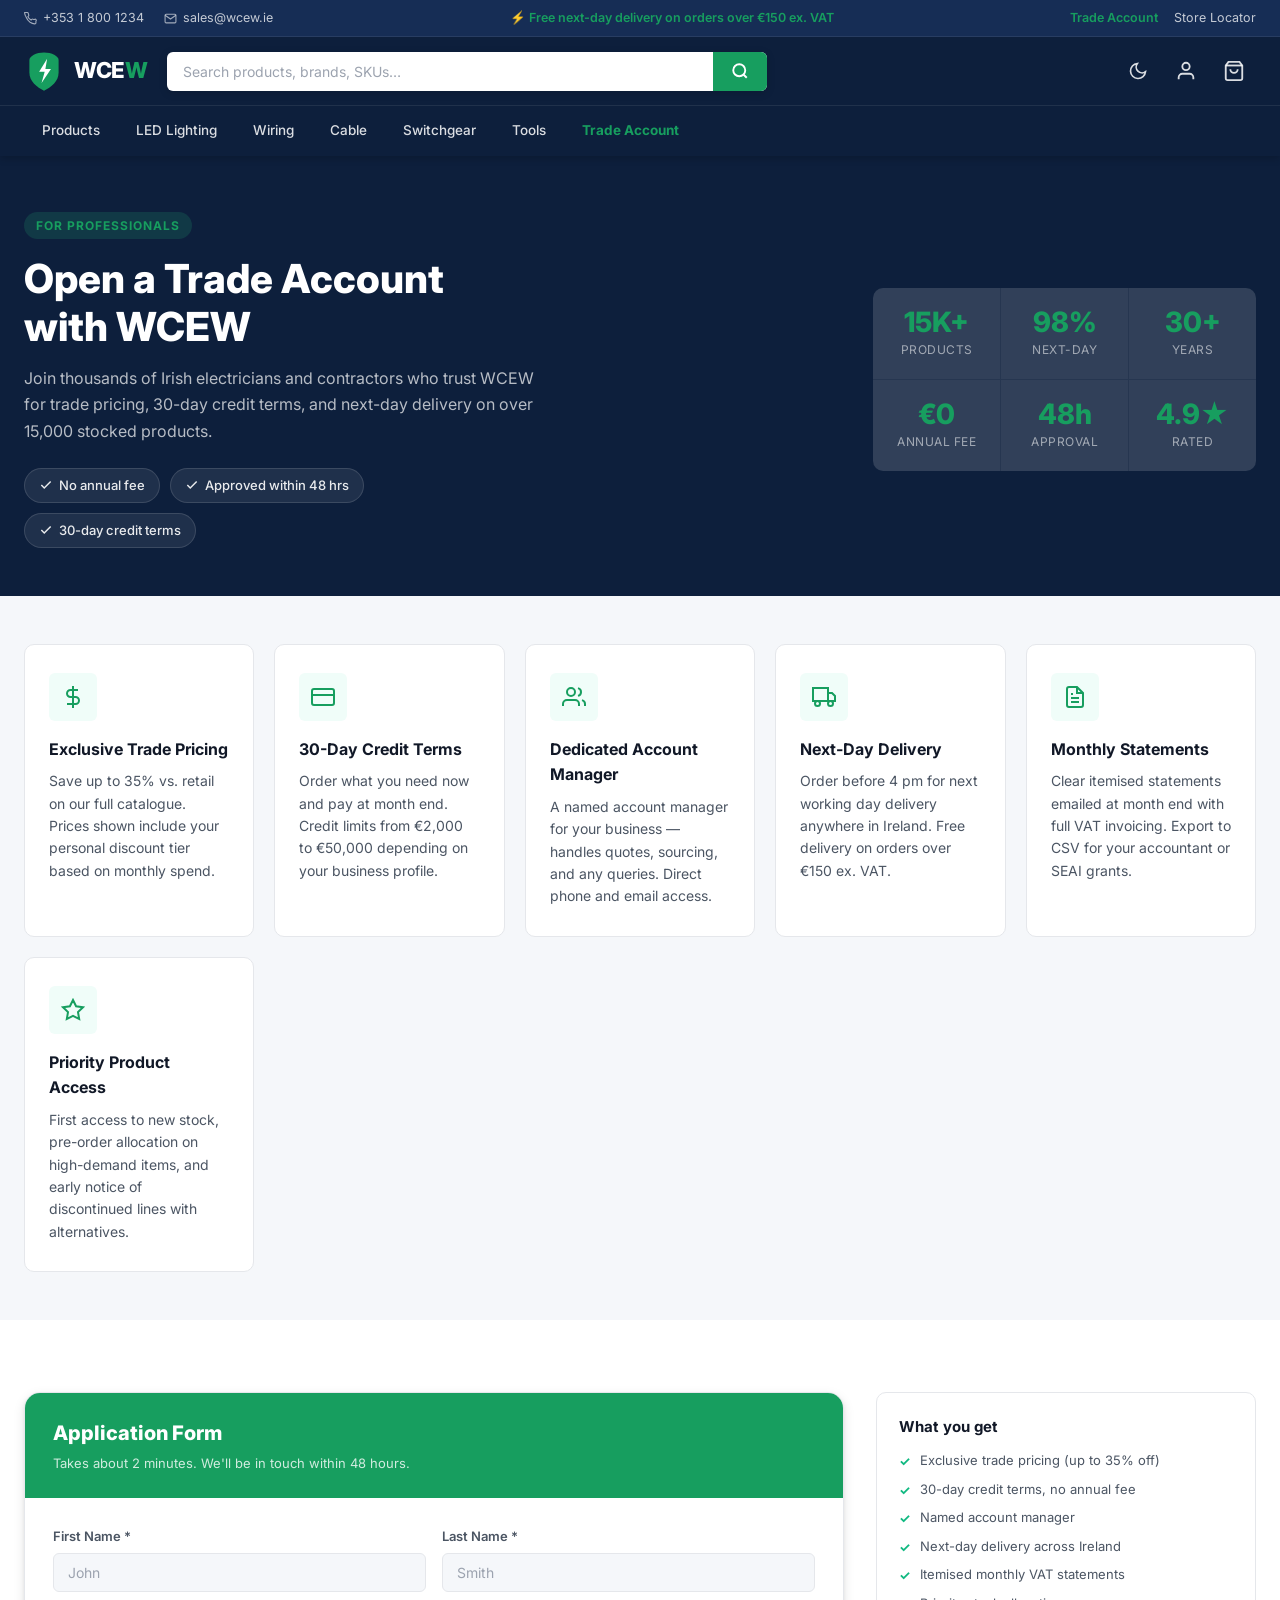
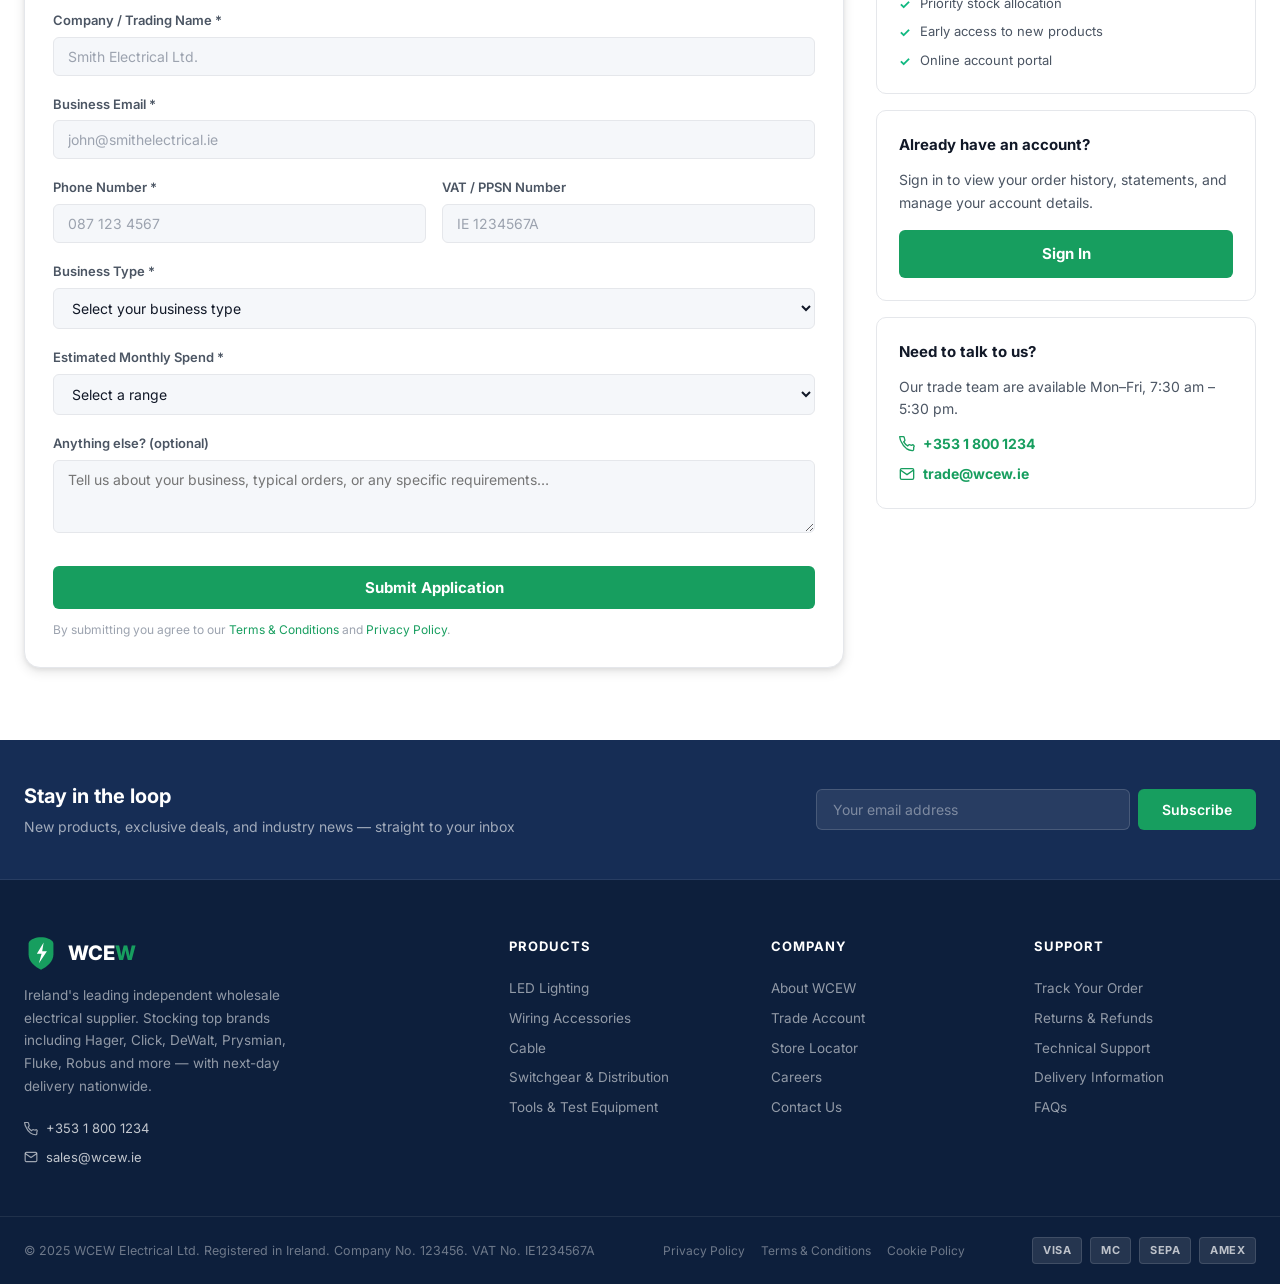
<file: trade.html>
<!DOCTYPE html>
<html lang="en">
<head>
  <meta charset="UTF-8">
  <meta name="viewport" content="width=device-width, initial-scale=1.0">
  <title>Trade Account — WCEW Electrical</title>
  <meta name="description" content="Apply for a WCEW Electrical trade account. Get exclusive pricing, 30-day credit terms, and a dedicated account manager.">
  <link rel="stylesheet" href="css/style.css">
  <link rel="stylesheet" href="css/responsive.css">
  <link rel="icon" type="image/svg+xml" href="favicon.svg">
</head>
<body>

<!-- ═══════════════════════ HEADER ═══════════════════════ -->
<header id="main-header">
  <div class="header-top">
    <div class="container">
      <div class="header-top-inner">
        <div class="header-top-left">
          <a href="tel:+35318001234" class="header-top-link"><svg viewBox="0 0 24 24" width="13" height="13" fill="none" stroke="currentColor" stroke-width="2"><path d="M22 16.92v3a2 2 0 01-2.18 2 19.79 19.79 0 01-8.63-3.07A19.5 19.5 0 014.07 9.81a19.79 19.79 0 01-3.07-8.7A2 2 0 013 .92h3a2 2 0 012 1.72c.127.96.361 1.903.7 2.81a2 2 0 01-.45 2.11L7.09 8.91a16 16 0 006 6l1.27-1.27a2 2 0 012.11-.45c.907.339 1.85.573 2.81.7A2 2 0 0122 16.92z"/></svg>+353 1 800 1234</a>
          <a href="mailto:sales@wcew.ie" class="header-top-link"><svg viewBox="0 0 24 24" width="13" height="13" fill="none" stroke="currentColor" stroke-width="2"><path d="M4 4h16c1.1 0 2 .9 2 2v12c0 1.1-.9 2-2 2H4c-1.1 0-2-.9-2-2V6c0-1.1.9-2 2-2z"/><polyline points="22,6 12,13 2,6"/></svg>sales@wcew.ie</a>
        </div>
        <p class="header-top-promo">&#9889; Free next-day delivery on orders over €150 ex. VAT</p>
        <div class="header-top-right">
          <a href="trade.html" class="header-top-link" style="color:var(--accent);font-weight:600">Trade Account</a>
          <a href="#" class="header-top-link">Store Locator</a>
        </div>
      </div>
    </div>
  </div>
  <div class="header-main">
    <div class="container">
      <div class="header-main-inner">
        <button id="burger-btn" aria-label="Open menu" aria-expanded="false"><span class="burger-line"></span><span class="burger-line"></span><span class="burger-line"></span></button>
        <a href="index.html" class="logo">
          <img src="favicon.svg" class="logo-icon" alt="WCEW">
          <span class="logo-text">WCE<em>W</em></span>
        </a>
        <div class="search-wrapper">
          <div class="search-bar">
            <input type="text" id="header-search" placeholder="Search products, brands, SKUs&hellip;" autocomplete="off">
            <button class="search-btn" aria-label="Search"><svg viewBox="0 0 24 24" width="18" height="18" fill="none" stroke="currentColor" stroke-width="2.5"><circle cx="11" cy="11" r="8"/><line x1="21" y1="21" x2="16.65" y2="16.65"/></svg></button>
          </div>
          <div id="search-dropdown" class="search-dropdown"></div>
        </div>
        <div class="header-icons">
          <button id="dark-mode-toggle" aria-label="Toggle dark mode">
            <svg class="dark-icon-moon" viewBox="0 0 24 24" width="20" height="20" fill="none" stroke="currentColor" stroke-width="2"><path d="M21 12.79A9 9 0 1111.21 3 7 7 0 0021 12.79z"/></svg>
            <svg class="dark-icon-sun" viewBox="0 0 24 24" width="20" height="20" fill="none" stroke="currentColor" stroke-width="2"><circle cx="12" cy="12" r="5"/><line x1="12" y1="1" x2="12" y2="3"/><line x1="12" y1="21" x2="12" y2="23"/><line x1="4.22" y1="4.22" x2="5.64" y2="5.64"/><line x1="18.36" y1="18.36" x2="19.78" y2="19.78"/><line x1="1" y1="12" x2="3" y2="12"/><line x1="21" y1="12" x2="23" y2="12"/><line x1="4.22" y1="19.78" x2="5.64" y2="18.36"/><line x1="18.36" y1="5.64" x2="19.78" y2="4.22"/></svg>
          </button>
          <a href="auth.html" id="account-btn" class="header-icon-btn" aria-label="Account">
            <svg viewBox="0 0 24 24" width="22" height="22" fill="none" stroke="currentColor" stroke-width="2"><path d="M20 21v-2a4 4 0 00-4-4H8a4 4 0 00-4 4v2"/><circle cx="12" cy="7" r="4"/></svg>
          </a>
          <button id="cart-icon-btn" class="header-icon-btn" aria-label="Cart">
            <svg viewBox="0 0 24 24" width="22" height="22" fill="none" stroke="currentColor" stroke-width="2"><path d="M6 2L3 6v14a2 2 0 002 2h14a2 2 0 002-2V6l-3-4z"/><line x1="3" y1="6" x2="21" y2="6"/><path d="M16 10a4 4 0 01-8 0"/></svg>
            <span class="cart-count" style="display:none">0</span>
          </button>
        </div>
      </div>
    </div>
  </div>
  <nav class="main-nav" aria-label="Main navigation">
    <div class="container">
      <div class="main-nav-inner">
        <ul class="nav-list">
          <li class="nav-item"><a href="category.html" class="nav-link">Products</a></li>
          <li class="nav-item"><a href="category.html?cat=led-lighting" class="nav-link">LED Lighting</a></li>
          <li class="nav-item"><a href="category.html?cat=wiring-accessories" class="nav-link">Wiring</a></li>
          <li class="nav-item"><a href="category.html?cat=cable" class="nav-link">Cable</a></li>
          <li class="nav-item"><a href="category.html?cat=switchgear" class="nav-link">Switchgear</a></li>
          <li class="nav-item"><a href="category.html?cat=tools" class="nav-link">Tools</a></li>
          <li class="nav-item"><a href="trade.html" class="nav-link" style="color:var(--accent);font-weight:700">Trade Account</a></li>
        </ul>
      </div>
    </div>
  </nav>
</header>
<div id="mobile-nav-overlay" class="mobile-nav-overlay"></div>
<aside id="mobile-nav" class="mobile-nav" aria-label="Mobile navigation">
  <div class="mobile-nav-header">
    <span class="logo-text">WCE<em>W</em></span>
    <button id="mobile-nav-close" aria-label="Close menu"><svg viewBox="0 0 24 24" width="22" height="22" fill="none" stroke="currentColor" stroke-width="2.5"><line x1="18" y1="6" x2="6" y2="18"/><line x1="6" y1="6" x2="18" y2="18"/></svg></button>
  </div>
  <ul class="mobile-nav-list">
    <li><a href="index.html" class="mobile-nav-link">Home</a></li>
    <li><a href="category.html" class="mobile-nav-link">All Products</a></li>
    <li><a href="category.html?cat=led-lighting" class="mobile-nav-link">LED Lighting</a></li>
    <li><a href="category.html?cat=wiring-accessories" class="mobile-nav-link">Wiring Accessories</a></li>
    <li><a href="category.html?cat=cable" class="mobile-nav-link">Cable &amp; Wire</a></li>
    <li><a href="category.html?cat=switchgear" class="mobile-nav-link">Switchgear</a></li>
    <li><a href="category.html?cat=tools" class="mobile-nav-link">Tools &amp; Test</a></li>
    <li><a href="trade.html" class="mobile-nav-link" style="color:var(--accent)">Trade Account</a></li>
    <li><a href="cart.html" class="mobile-nav-link">Cart</a></li>
    <li><a href="auth.html" class="mobile-nav-link">Sign In</a></li>
  </ul>
</aside>

<!-- ═══════════════════════ MAIN ═══════════════════════ -->
<main>

  <!-- Hero -->
  <section class="trade-hero">
    <div class="container">
      <div class="trade-hero-inner">
        <div class="trade-hero-text">
          <span class="trade-hero-eyebrow">For Professionals</span>
          <h1 class="trade-hero-title">Open a Trade Account<br>with WCEW</h1>
          <p class="trade-hero-subtitle">Join thousands of Irish electricians and contractors who trust WCEW for trade pricing, 30-day credit terms, and next-day delivery on over 15,000 stocked products.</p>
          <div class="trade-hero-badges">
            <span class="trade-hero-badge">
              <svg viewBox="0 0 24 24" width="14" height="14" fill="none" stroke="currentColor" stroke-width="2.5"><polyline points="20 6 9 17 4 12"/></svg>
              No annual fee
            </span>
            <span class="trade-hero-badge">
              <svg viewBox="0 0 24 24" width="14" height="14" fill="none" stroke="currentColor" stroke-width="2.5"><polyline points="20 6 9 17 4 12"/></svg>
              Approved within 48 hrs
            </span>
            <span class="trade-hero-badge">
              <svg viewBox="0 0 24 24" width="14" height="14" fill="none" stroke="currentColor" stroke-width="2.5"><polyline points="20 6 9 17 4 12"/></svg>
              30-day credit terms
            </span>
          </div>
        </div>
        <div class="trade-stats">
          <div class="trade-stat">
            <div class="trade-stat-value">15K+</div>
            <div class="trade-stat-label">Products</div>
          </div>
          <div class="trade-stat">
            <div class="trade-stat-value">98%</div>
            <div class="trade-stat-label">Next-day</div>
          </div>
          <div class="trade-stat">
            <div class="trade-stat-value">30+</div>
            <div class="trade-stat-label">Years</div>
          </div>
          <div class="trade-stat">
            <div class="trade-stat-value">€0</div>
            <div class="trade-stat-label">Annual fee</div>
          </div>
          <div class="trade-stat">
            <div class="trade-stat-value">48h</div>
            <div class="trade-stat-label">Approval</div>
          </div>
          <div class="trade-stat">
            <div class="trade-stat-value">4.9★</div>
            <div class="trade-stat-label">Rated</div>
          </div>
        </div>
      </div>
    </div>
  </section>

  <!-- Benefits -->
  <section class="section-sm" style="background:var(--bg-secondary)">
    <div class="container">
      <div class="trade-benefits-grid">
        <div class="trade-benefit-card">
          <div class="trade-benefit-icon">
            <svg viewBox="0 0 24 24" width="24" height="24" fill="none" stroke="currentColor" stroke-width="2"><line x1="12" y1="1" x2="12" y2="23"/><path d="M17 5H9.5a3.5 3.5 0 000 7h5a3.5 3.5 0 010 7H6"/></svg>
          </div>
          <div class="trade-benefit-title">Exclusive Trade Pricing</div>
          <div class="trade-benefit-desc">Save up to 35% vs. retail on our full catalogue. Prices shown include your personal discount tier based on monthly spend.</div>
        </div>
        <div class="trade-benefit-card">
          <div class="trade-benefit-icon">
            <svg viewBox="0 0 24 24" width="24" height="24" fill="none" stroke="currentColor" stroke-width="2"><rect x="1" y="4" width="22" height="16" rx="2" ry="2"/><line x1="1" y1="10" x2="23" y2="10"/></svg>
          </div>
          <div class="trade-benefit-title">30-Day Credit Terms</div>
          <div class="trade-benefit-desc">Order what you need now and pay at month end. Credit limits from €2,000 to €50,000 depending on your business profile.</div>
        </div>
        <div class="trade-benefit-card">
          <div class="trade-benefit-icon">
            <svg viewBox="0 0 24 24" width="24" height="24" fill="none" stroke="currentColor" stroke-width="2"><path d="M17 21v-2a4 4 0 00-4-4H5a4 4 0 00-4 4v2"/><circle cx="9" cy="7" r="4"/><path d="M23 21v-2a4 4 0 00-3-3.87"/><path d="M16 3.13a4 4 0 010 7.75"/></svg>
          </div>
          <div class="trade-benefit-title">Dedicated Account Manager</div>
          <div class="trade-benefit-desc">A named account manager for your business — handles quotes, sourcing, and any queries. Direct phone and email access.</div>
        </div>
        <div class="trade-benefit-card">
          <div class="trade-benefit-icon">
            <svg viewBox="0 0 24 24" width="24" height="24" fill="none" stroke="currentColor" stroke-width="2"><rect x="1" y="3" width="15" height="13"/><polygon points="16 8 20 8 23 11 23 16 16 16 16 8"/><circle cx="5.5" cy="18.5" r="2.5"/><circle cx="18.5" cy="18.5" r="2.5"/></svg>
          </div>
          <div class="trade-benefit-title">Next-Day Delivery</div>
          <div class="trade-benefit-desc">Order before 4 pm for next working day delivery anywhere in Ireland. Free delivery on orders over €150 ex. VAT.</div>
        </div>
        <div class="trade-benefit-card">
          <div class="trade-benefit-icon">
            <svg viewBox="0 0 24 24" width="24" height="24" fill="none" stroke="currentColor" stroke-width="2"><path d="M14 2H6a2 2 0 00-2 2v16a2 2 0 002 2h12a2 2 0 002-2V8z"/><polyline points="14 2 14 8 20 8"/><line x1="16" y1="13" x2="8" y2="13"/><line x1="16" y1="17" x2="8" y2="17"/><polyline points="10 9 9 9 8 9"/></svg>
          </div>
          <div class="trade-benefit-title">Monthly Statements</div>
          <div class="trade-benefit-desc">Clear itemised statements emailed at month end with full VAT invoicing. Export to CSV for your accountant or SEAI grants.</div>
        </div>
        <div class="trade-benefit-card">
          <div class="trade-benefit-icon">
            <svg viewBox="0 0 24 24" width="24" height="24" fill="none" stroke="currentColor" stroke-width="2"><polygon points="12 2 15.09 8.26 22 9.27 17 14.14 18.18 21.02 12 17.77 5.82 21.02 7 14.14 2 9.27 8.91 8.26 12 2"/></svg>
          </div>
          <div class="trade-benefit-title">Priority Product Access</div>
          <div class="trade-benefit-desc">First access to new stock, pre-order allocation on high-demand items, and early notice of discontinued lines with alternatives.</div>
        </div>
      </div>
    </div>
  </section>

  <!-- Application form + sidebar -->
  <section class="section" id="apply">
    <div class="container">
      <div class="trade-layout">

        <!-- Form -->
        <div class="trade-form-card">
          <div class="trade-form-header">
            <h2>Application Form</h2>
            <p>Takes about 2 minutes. We'll be in touch within 48 hours.</p>
          </div>
          <div class="trade-form-body" id="trade-form-body">
            <form id="trade-form" novalidate>
              <div id="trade-form-msg" class="auth-msg" style="margin-bottom:18px"></div>
              <div class="trade-form-grid">
                <div class="auth-field">
                  <label for="t-fname">First Name *</label>
                  <input type="text" id="t-fname" placeholder="John" required>
                </div>
                <div class="auth-field">
                  <label for="t-lname">Last Name *</label>
                  <input type="text" id="t-lname" placeholder="Smith" required>
                </div>
                <div class="auth-field full">
                  <label for="t-company">Company / Trading Name *</label>
                  <input type="text" id="t-company" placeholder="Smith Electrical Ltd." required>
                </div>
                <div class="auth-field full">
                  <label for="t-email">Business Email *</label>
                  <input type="email" id="t-email" placeholder="john@smithelectrical.ie" required>
                </div>
                <div class="auth-field">
                  <label for="t-phone">Phone Number *</label>
                  <input type="tel" id="t-phone" placeholder="087 123 4567" required>
                </div>
                <div class="auth-field">
                  <label for="t-vat">VAT / PPSN Number</label>
                  <input type="text" id="t-vat" placeholder="IE 1234567A">
                </div>
                <div class="auth-field full">
                  <label for="t-type">Business Type *</label>
                  <select id="t-type" required style="width:100%;padding:10px 14px;background:var(--bg-secondary);border:1px solid var(--border);border-radius:var(--radius-sm);font-family:var(--font);font-size:14px;color:var(--text);outline:none;cursor:pointer">
                    <option value="" disabled selected>Select your business type</option>
                    <option>Electrical Contractor</option>
                    <option>Sole Trader Electrician</option>
                    <option>Building / Construction Company</option>
                    <option>Facilities Management</option>
                    <option>Solar / EV Installer</option>
                    <option>Retail / Reseller</option>
                    <option>Other Trade</option>
                  </select>
                </div>
                <div class="auth-field full">
                  <label for="t-spend">Estimated Monthly Spend *</label>
                  <select id="t-spend" required style="width:100%;padding:10px 14px;background:var(--bg-secondary);border:1px solid var(--border);border-radius:var(--radius-sm);font-family:var(--font);font-size:14px;color:var(--text);outline:none;cursor:pointer">
                    <option value="" disabled selected>Select a range</option>
                    <option>Under €500</option>
                    <option>€500 – €2,000</option>
                    <option>€2,000 – €5,000</option>
                    <option>€5,000 – €15,000</option>
                    <option>Over €15,000</option>
                  </select>
                </div>
                <div class="auth-field full">
                  <label for="t-notes">Anything else? (optional)</label>
                  <textarea id="t-notes" rows="3" placeholder="Tell us about your business, typical orders, or any specific requirements…" style="width:100%;padding:10px 14px;background:var(--bg-secondary);border:1px solid var(--border);border-radius:var(--radius-sm);font-family:var(--font);font-size:14px;color:var(--text);resize:vertical;outline:none"></textarea>
                </div>
              </div>
              <button type="submit" class="auth-submit" style="margin-top:8px">Submit Application</button>
              <p style="font-size:12px;color:var(--text-muted);margin-top:12px;line-height:1.5">By submitting you agree to our <a href="#" style="color:var(--accent)">Terms &amp; Conditions</a> and <a href="#" style="color:var(--accent)">Privacy Policy</a>.</p>
            </form>
          </div>
        </div>

        <!-- Sidebar -->
        <div class="trade-sidebar">
          <div class="trade-sidebar-card">
            <h3>What you get</h3>
            <ul class="trade-sidebar-list">
              <li>Exclusive trade pricing (up to 35% off)</li>
              <li>30-day credit terms, no annual fee</li>
              <li>Named account manager</li>
              <li>Next-day delivery across Ireland</li>
              <li>Itemised monthly VAT statements</li>
              <li>Priority stock allocation</li>
              <li>Early access to new products</li>
              <li>Online account portal</li>
            </ul>
          </div>
          <div class="trade-sidebar-card">
            <h3>Already have an account?</h3>
            <p style="font-size:14px;color:var(--text-secondary);margin-bottom:16px;line-height:1.6">Sign in to view your order history, statements, and manage your account details.</p>
            <a href="auth.html" class="auth-submit" style="display:block;text-align:center;text-decoration:none">Sign In</a>
          </div>
          <div class="trade-sidebar-card">
            <h3>Need to talk to us?</h3>
            <p style="font-size:14px;color:var(--text-secondary);margin-bottom:12px;line-height:1.6">Our trade team are available Mon–Fri, 7:30 am – 5:30 pm.</p>
            <a href="tel:+35318001234" style="display:flex;align-items:center;gap:8px;color:var(--accent);font-weight:700;font-size:14px;text-decoration:none">
              <svg viewBox="0 0 24 24" width="16" height="16" fill="none" stroke="currentColor" stroke-width="2"><path d="M22 16.92v3a2 2 0 01-2.18 2 19.79 19.79 0 01-8.63-3.07A19.5 19.5 0 014.07 9.81a19.79 19.79 0 01-3.07-8.7A2 2 0 013 .92h3a2 2 0 012 1.72c.127.96.361 1.903.7 2.81a2 2 0 01-.45 2.11L7.09 8.91a16 16 0 006 6l1.27-1.27a2 2 0 012.11-.45c.907.339 1.85.573 2.81.7A2 2 0 0122 16.92z"/></svg>
              +353 1 800 1234
            </a>
            <a href="mailto:trade@wcew.ie" style="display:flex;align-items:center;gap:8px;color:var(--accent);font-weight:700;font-size:14px;text-decoration:none;margin-top:8px">
              <svg viewBox="0 0 24 24" width="16" height="16" fill="none" stroke="currentColor" stroke-width="2"><path d="M4 4h16c1.1 0 2 .9 2 2v12c0 1.1-.9 2-2 2H4c-1.1 0-2-.9-2-2V6c0-1.1.9-2 2-2z"/><polyline points="22,6 12,13 2,6"/></svg>
              trade@wcew.ie
            </a>
          </div>
        </div>

      </div>
    </div>
  </section>

</main>

<!-- ═══════════════════════ FOOTER ═══════════════════════ -->
<footer class="footer">
  <div class="footer-newsletter">
    <div class="container">
      <div class="footer-newsletter-inner">
        <div class="footer-newsletter-text">
          <h3>Stay in the loop</h3>
          <p>New products, exclusive deals, and industry news &mdash; straight to your inbox</p>
        </div>
        <form class="footer-newsletter-form" id="newsletter-form">
          <input type="email" placeholder="Your email address" required>
          <button type="submit" class="btn btn-primary">Subscribe</button>
        </form>
      </div>
    </div>
  </div>
  <div class="footer-main">
    <div class="container">
      <div class="footer-grid">
        <div class="footer-brand">
          <div class="footer-logo">
            <img src="favicon.svg" class="logo-icon" style="width:34px;height:34px" alt="WCEW">
            <span>WCE<em style="color:var(--accent);font-style:normal">W</em></span>
          </div>
          <p class="footer-desc">Ireland's leading independent wholesale electrical supplier. Stocking top brands including Hager, Click, DeWalt, Prysmian, Fluke, Robus and more — with next-day delivery nationwide.</p>
          <div class="footer-contact-item"><svg viewBox="0 0 24 24" width="14" height="14" fill="none" stroke="currentColor" stroke-width="2"><path d="M22 16.92v3a2 2 0 01-2.18 2 19.79 19.79 0 01-8.63-3.07A19.5 19.5 0 014.07 9.81a19.79 19.79 0 01-3.07-8.7A2 2 0 013 .92h3a2 2 0 012 1.72c.127.96.361 1.903.7 2.81a2 2 0 01-.45 2.11L7.09 8.91a16 16 0 006 6l1.27-1.27a2 2 0 012.11-.45c.907.339 1.85.573 2.81.7A2 2 0 0122 16.92z"/></svg><a href="tel:+35318001234">+353 1 800 1234</a></div>
          <div class="footer-contact-item"><svg viewBox="0 0 24 24" width="14" height="14" fill="none" stroke="currentColor" stroke-width="2"><path d="M4 4h16c1.1 0 2 .9 2 2v12c0 1.1-.9 2-2 2H4c-1.1 0-2-.9-2-2V6c0-1.1.9-2 2-2z"/><polyline points="22,6 12,13 2,6"/></svg><a href="mailto:sales@wcew.ie">sales@wcew.ie</a></div>
        </div>
        <div>
          <p class="footer-col-title">Products</p>
          <a href="category.html?cat=led-lighting" class="footer-link">LED Lighting</a>
          <a href="category.html?cat=wiring-accessories" class="footer-link">Wiring Accessories</a>
          <a href="category.html?cat=cable" class="footer-link">Cable</a>
          <a href="category.html?cat=switchgear" class="footer-link">Switchgear &amp; Distribution</a>
          <a href="category.html?cat=tools" class="footer-link">Tools &amp; Test Equipment</a>
        </div>
        <div>
          <p class="footer-col-title">Company</p>
          <a href="#" class="footer-link">About WCEW</a>
          <a href="trade.html" class="footer-link">Trade Account</a>
          <a href="#" class="footer-link">Store Locator</a>
          <a href="#" class="footer-link">Careers</a>
          <a href="#" class="footer-link">Contact Us</a>
        </div>
        <div>
          <p class="footer-col-title">Support</p>
          <a href="#" class="footer-link">Track Your Order</a>
          <a href="#" class="footer-link">Returns &amp; Refunds</a>
          <a href="#" class="footer-link">Technical Support</a>
          <a href="#" class="footer-link">Delivery Information</a>
          <a href="#" class="footer-link">FAQs</a>
        </div>
      </div>
    </div>
  </div>
  <div class="footer-bottom">
    <div class="container">
      <div class="footer-bottom-inner">
        <p class="footer-copyright">&copy; 2025 WCEW Electrical Ltd. Registered in Ireland. Company No. 123456. VAT No. IE1234567A</p>
        <div class="footer-legal-links">
          <a href="#">Privacy Policy</a>
          <a href="#">Terms &amp; Conditions</a>
          <a href="#">Cookie Policy</a>
        </div>
        <div class="payment-icons">
          <span class="payment-icon">VISA</span>
          <span class="payment-icon">MC</span>
          <span class="payment-icon">SEPA</span>
          <span class="payment-icon">AMEX</span>
        </div>
      </div>
    </div>
  </div>
</footer>

<button id="back-to-top" aria-label="Back to top">
  <svg viewBox="0 0 24 24" width="20" height="20" fill="none" stroke="currentColor" stroke-width="2.5"><polyline points="18 15 12 9 6 15"/></svg>
</button>

<script src="js/cart.js"></script>
<script src="js/filters.js"></script>
<script src="js/main.js"></script>
<script src="js/auth.js"></script>
<script>
document.addEventListener('DOMContentLoaded', () => {
  const form = document.getElementById('trade-form');
  const msg = document.getElementById('trade-form-msg');

  function showMsg(type, text) {
    msg.className = 'auth-msg ' + type + ' show';
    msg.textContent = text;
  }

  form.addEventListener('submit', e => {
    e.preventDefault();
    const fname   = document.getElementById('t-fname').value.trim();
    const lname   = document.getElementById('t-lname').value.trim();
    const company = document.getElementById('t-company').value.trim();
    const email   = document.getElementById('t-email').value.trim();
    const phone   = document.getElementById('t-phone').value.trim();
    const type    = document.getElementById('t-type').value;
    const spend   = document.getElementById('t-spend').value;

    if (!fname || !lname || !company || !email || !phone || !type || !spend) {
      return showMsg('error', 'Please fill in all required fields.');
    }
    if (!/^[^\s@]+@[^\s@]+\.[^\s@]+$/.test(email)) {
      return showMsg('error', 'Please enter a valid email address.');
    }

    // Store the application in localStorage for demo purposes
    const apps = JSON.parse(localStorage.getItem('wcew_trade_apps') || '[]');
    apps.push({ fname, lname, company, email, phone, type, spend, submittedAt: new Date().toISOString() });
    localStorage.setItem('wcew_trade_apps', JSON.stringify(apps));

    document.getElementById('trade-form-body').innerHTML = `
      <div class="trade-success">
        <div class="trade-success-icon">
          <svg viewBox="0 0 24 24" width="32" height="32" fill="none" stroke="#10b981" stroke-width="2.5"><polyline points="20 6 9 17 4 12"/></svg>
        </div>
        <div class="trade-success-title">Application Received!</div>
        <p class="trade-success-sub">
          Thanks, ${fname}. We've received your application for <strong>${company}</strong>
          and our trade team will be in touch at <strong>${email}</strong> within 48 hours.
        </p>
        <a href="index.html" class="auth-submit" style="display:inline-block;margin-top:24px;text-decoration:none;padding:12px 32px">Back to Shop</a>
      </div>`;
  });
});
</script>
</body>
</html>
</file>
<file: css/style.css>
/* ============================================================
   VoltPro Electrical — Main Stylesheet
   ============================================================ */

/* ── Google Fonts ─────────────────────────────────────────── */
@import url('https://fonts.googleapis.com/css2?family=Inter:wght@300;400;500;600;700;800&display=swap');

/* ── CSS Variables ────────────────────────────────────────── */
:root {
  --primary:        #0d1f3c;
  --primary-light:  #162d55;
  --accent:         #179E5F;
  --accent-hover:   #128a51;
  --accent-light:   #f0fdf9;
  --bg:             #ffffff;
  --bg-secondary:   #f5f7fa;
  --bg-card:        #ffffff;
  --text:           #111827;
  --text-secondary: #4b5563;
  --text-muted:     #9ca3af;
  --border:         #e5e7eb;
  --border-light:   #f3f4f6;
  --success:        #10b981;
  --warning:        #f59e0b;
  --danger:         #ef4444;
  --info:           #3b82f6;
  --shadow-sm:      0 1px 3px rgba(0,0,0,.08), 0 1px 2px rgba(0,0,0,.05);
  --shadow-md:      0 4px 12px rgba(0,0,0,.1), 0 2px 4px rgba(0,0,0,.06);
  --shadow-lg:      0 10px 30px rgba(0,0,0,.12), 0 4px 8px rgba(0,0,0,.08);
  --shadow-xl:      0 20px 50px rgba(0,0,0,.15);
  --radius-sm:      6px;
  --radius:         10px;
  --radius-lg:      16px;
  --radius-xl:      24px;
  --transition:     .2s ease;
  --header-height:  64px;
  --font:           'Inter', -apple-system, BlinkMacSystemFont, 'Segoe UI', sans-serif;
}

[data-theme="dark"] {
  --bg:             #0f172a;
  --bg-secondary:   #1e293b;
  --bg-card:        #1e293b;
  --text:           #f1f5f9;
  --text-secondary: #94a3b8;
  --text-muted:     #64748b;
  --border:         #334155;
  --border-light:   #1e293b;
  --shadow-sm:      0 1px 3px rgba(0,0,0,.3);
  --shadow-md:      0 4px 12px rgba(0,0,0,.4);
  --shadow-lg:      0 10px 30px rgba(0,0,0,.5);
}

/* ── Reset & Base ─────────────────────────────────────────── */
*, *::before, *::after { box-sizing: border-box; margin: 0; padding: 0; }

html { scroll-behavior: smooth; font-size: 16px; }

body {
  font-family: var(--font);
  background: var(--bg);
  color: var(--text);
  line-height: 1.6;
  -webkit-font-smoothing: antialiased;
  transition: background var(--transition), color var(--transition);
}

body.no-scroll { overflow: hidden; }

a { color: inherit; text-decoration: none; transition: color var(--transition); }
a:hover { color: var(--accent); }

img { display: block; max-width: 100%; height: auto; }
button { cursor: pointer; border: none; background: none; font-family: var(--font); }
input, select, textarea { font-family: var(--font); }
ul, ol { list-style: none; }
svg { flex-shrink: 0; }

/* ── Layout ───────────────────────────────────────────────── */
.container {
  width: 100%;
  max-width: 1320px;
  margin: 0 auto;
  padding: 0 24px;
}

.section { padding: 72px 0; }
.section-sm { padding: 48px 0; }
.section-title {
  font-size: 28px;
  font-weight: 700;
  letter-spacing: -.5px;
  color: var(--text);
  margin-bottom: 8px;
}
.section-subtitle {
  color: var(--text-secondary);
  font-size: 15px;
  margin-bottom: 40px;
}
.section-header {
  display: flex;
  align-items: flex-end;
  justify-content: space-between;
  margin-bottom: 36px;
  flex-wrap: wrap;
  gap: 12px;
}

/* ── Buttons ──────────────────────────────────────────────── */
.btn {
  display: inline-flex;
  align-items: center;
  gap: 8px;
  padding: 12px 24px;
  border-radius: var(--radius-sm);
  font-size: 14px;
  font-weight: 600;
  transition: all var(--transition);
  white-space: nowrap;
}
.btn-primary {
  background: var(--accent);
  color: #fff;
}
.btn-primary:hover { background: var(--accent-hover); color: #fff; transform: translateY(-1px); box-shadow: 0 4px 12px rgba(44,204,129,.4); }
.btn-outline {
  border: 2px solid var(--accent);
  color: var(--accent);
}
.btn-outline:hover { background: var(--accent); color: #fff; }
.btn-ghost {
  color: var(--text-secondary);
  border: 1px solid var(--border);
}
.btn-ghost:hover { background: var(--bg-secondary); color: var(--text); }
.btn-sm { padding: 8px 16px; font-size: 13px; }
.btn-lg { padding: 16px 32px; font-size: 16px; }
.btn-block { width: 100%; justify-content: center; }
.link-btn { background: none; border: none; color: var(--accent); text-decoration: underline; cursor: pointer; font-size: inherit; font-family: inherit; padding: 0; }

/* ── Header ───────────────────────────────────────────────── */
#main-header {
  position: sticky;
  top: 0;
  z-index: 1000;
  background: var(--primary);
  box-shadow: 0 2px 8px rgba(0,0,0,.2);
  transition: transform .3s ease, box-shadow .3s ease;
}
#main-header.header-hidden { transform: translateY(-100%); }
#main-header.header-scrolled { box-shadow: 0 4px 16px rgba(0,0,0,.3); }

.header-top {
  background: var(--primary-light);
  border-bottom: 1px solid rgba(255,255,255,.08);
  padding: 8px 0;
}
.header-top-inner {
  display: flex;
  align-items: center;
  justify-content: space-between;
  gap: 16px;
}
.header-top-left {
  display: flex;
  align-items: center;
  gap: 20px;
}
.header-top-link {
  display: flex;
  align-items: center;
  gap: 6px;
  font-size: 12.5px;
  color: rgba(255,255,255,.75);
  transition: color var(--transition);
}
.header-top-link:hover { color: #fff; }
.header-top-link svg { opacity: .8; }
.header-top-promo {
  font-size: 12.5px;
  font-weight: 600;
  color: var(--accent);
  text-align: center;
}
.header-top-right {
  display: flex;
  align-items: center;
  gap: 16px;
}

.header-main {
  padding: 12px 0;
}
.header-main-inner {
  display: flex;
  align-items: center;
  gap: 20px;
}

/* Logo */
.logo {
  display: flex;
  align-items: center;
  gap: 10px;
  color: #fff;
  font-size: 22px;
  font-weight: 800;
  flex-shrink: 0;
  letter-spacing: -.5px;
}
.logo-icon {
  width: 40px;
  height: 40px;
  display: block;
  flex-shrink: 0;
}
.logo-text em { color: var(--accent); font-style: normal; }

/* Search */
.search-wrapper {
  flex: 1;
  max-width: 600px;
  position: relative;
}
.search-bar {
  display: flex;
  background: #fff;
  border-radius: var(--radius-sm);
  overflow: hidden;
  box-shadow: 0 2px 8px rgba(0,0,0,.15);
}
.search-bar input {
  flex: 1;
  padding: 11px 16px;
  border: none;
  outline: none;
  font-size: 14px;
  color: var(--text);
  background: transparent;
  min-width: 0;
}
.search-bar input::placeholder { color: var(--text-muted); }
.search-btn {
  background: var(--accent);
  color: #fff;
  padding: 0 18px;
  display: flex;
  align-items: center;
  border: none;
  cursor: pointer;
  transition: background var(--transition);
}
.search-btn:hover { background: var(--accent-hover); }

/* Search dropdown */
.search-dropdown {
  position: absolute;
  top: calc(100% + 6px);
  left: 0;
  right: 0;
  background: var(--bg-card);
  border-radius: var(--radius);
  box-shadow: var(--shadow-lg);
  border: 1px solid var(--border);
  z-index: 200;
  display: none;
  overflow: hidden;
}
.search-dropdown.open { display: block; }
.search-result-item {
  display: flex;
  align-items: center;
  gap: 12px;
  padding: 10px 16px;
  transition: background var(--transition);
  border-bottom: 1px solid var(--border-light);
}
.search-result-item:last-of-type { border-bottom: none; }
.search-result-item:hover { background: var(--bg-secondary); }
.search-result-item img { width: 40px; height: 40px; object-fit: cover; border-radius: 6px; }
.search-result-name { font-size: 13px; font-weight: 500; color: var(--text); }
.search-result-name mark { background: var(--accent-light); color: var(--accent); border-radius: 2px; }
.search-result-brand { font-size: 12px; color: var(--text-muted); }
.search-see-all {
  display: block;
  padding: 10px 16px;
  font-size: 13px;
  font-weight: 600;
  color: var(--accent);
  background: var(--bg-secondary);
  text-align: center;
}
.search-no-results { padding: 16px; text-align: center; color: var(--text-muted); font-size: 14px; }

/* Header icons */
.header-icons {
  display: flex;
  align-items: center;
  gap: 4px;
  margin-left: auto;
}
.header-icon-btn {
  position: relative;
  display: flex;
  align-items: center;
  justify-content: center;
  width: 44px;
  height: 44px;
  border-radius: var(--radius-sm);
  color: rgba(255,255,255,.85);
  transition: all var(--transition);
}
.header-icon-btn:hover { background: rgba(255,255,255,.12); color: #fff; }
.cart-count {
  position: absolute;
  top: 4px;
  right: 4px;
  background: var(--accent);
  color: #fff;
  font-size: 10px;
  font-weight: 700;
  min-width: 18px;
  height: 18px;
  border-radius: 9px;
  display: flex;
  align-items: center;
  justify-content: center;
  padding: 0 4px;
  line-height: 1;
}

/* Dark mode toggle */
#dark-mode-toggle {
  width: 44px;
  height: 44px;
  border-radius: var(--radius-sm);
  display: flex;
  align-items: center;
  justify-content: center;
  color: rgba(255,255,255,.85);
  transition: all var(--transition);
}
#dark-mode-toggle:hover { background: rgba(255,255,255,.12); color: #fff; }
.dark-icon-sun { display: none; }
.dark-icon-moon { display: block; }
[data-theme="dark"] .dark-icon-sun { display: block; }
[data-theme="dark"] .dark-icon-moon { display: none; }

/* Burger */
#burger-btn {
  display: none;
  flex-direction: column;
  justify-content: center;
  align-items: center;
  width: 44px;
  height: 44px;
  gap: 5px;
  border-radius: var(--radius-sm);
  color: #fff;
  transition: background var(--transition);
}
#burger-btn:hover { background: rgba(255,255,255,.12); }
.burger-line {
  width: 22px;
  height: 2px;
  background: currentColor;
  border-radius: 2px;
  transition: transform .3s, opacity .3s;
  transform-origin: center;
}

/* ── Navigation ───────────────────────────────────────────── */
.main-nav {
  border-top: 1px solid rgba(255,255,255,.08);
  background: var(--primary);
}
.main-nav-inner {
  display: flex;
  align-items: center;
}
.nav-list {
  display: flex;
  align-items: center;
}
.nav-item { position: relative; }
.nav-link {
  display: flex;
  align-items: center;
  gap: 5px;
  padding: 14px 18px;
  font-size: 13.5px;
  font-weight: 500;
  color: rgba(255,255,255,.85);
  transition: all var(--transition);
  white-space: nowrap;
}
.nav-link:hover, .nav-item:hover > .nav-link { color: #fff; }
.nav-item:hover > .nav-link::after {
  content: '';
  position: absolute;
  bottom: 0;
  left: 18px;
  right: 18px;
  height: 2px;
  background: var(--accent);
  border-radius: 1px;
}
.nav-link svg { transition: transform var(--transition); }
.nav-item:hover > .nav-link svg { transform: rotate(180deg); }

/* Mega Menu — full-width 10-category grid */
.main-nav-inner { position: relative; }
.nav-item-has-mega { position: static; }

.mega-menu {
  display: none;
  position: absolute;
  top: 100%;
  left: 0;
  right: 0;
  background: var(--bg-card);
  border-radius: 0 0 var(--radius-lg) var(--radius-lg);
  box-shadow: var(--shadow-xl);
  border: 1px solid var(--border);
  border-top: none;
  z-index: 500;
  overflow: hidden;
}
.mega-menu.open { display: flex; }

.mega-cats-grid {
  display: grid;
  grid-template-columns: repeat(5, 1fr);
  flex: 1;
  min-width: 0;
}
.mega-cat-col {
  padding: 16px 14px;
  border-right: 1px solid var(--border-light);
}
.mega-cat-col:nth-child(5) { border-right: none; }

.mega-cat-title {
  display: flex;
  align-items: center;
  gap: 6px;
  font-size: 11px;
  font-weight: 800;
  color: var(--text);
  margin-bottom: 8px;
  padding-bottom: 7px;
  border-bottom: 1px solid var(--border-light);
  text-transform: uppercase;
  letter-spacing: .5px;
  transition: color var(--transition);
}
.mega-cat-title:hover { color: var(--accent); }
.mega-cat-title span { font-size: 15px; flex-shrink: 0; }

.mega-sub-link {
  position: relative;
  display: block;
  font-size: 12px;
  color: var(--text-secondary);
  padding: 3px 0 3px 14px;
  line-height: 1.55;
  white-space: nowrap;
  overflow: hidden;
  text-overflow: ellipsis;
  transition: color var(--transition);
}
.mega-sub-link::before {
  content: '›';
  position: absolute;
  left: 1px;
  color: var(--text-muted);
  font-size: 14px;
  line-height: 1.35;
}
.mega-sub-link:hover { color: var(--accent); }

.mega-see-all {
  display: block;
  font-size: 10.5px;
  font-weight: 700;
  color: var(--accent);
  margin-top: 8px;
  padding-left: 14px;
  white-space: nowrap;
  text-transform: uppercase;
  letter-spacing: .5px;
}
.mega-see-all:hover { color: var(--accent-hover); text-decoration: underline; }

.mega-menu-promo {
  width: 190px;
  flex-shrink: 0;
  background: linear-gradient(135deg, var(--primary), var(--primary-light));
  padding: 24px 20px;
  display: flex;
  flex-direction: column;
  justify-content: flex-end;
  position: relative;
  overflow: hidden;
}
.mega-menu-promo::before {
  content: '';
  position: absolute;
  inset: 0;
  background: url('https://picsum.photos/220/300?random=99') center/cover no-repeat;
  opacity: .15;
}
.mega-menu-promo-content { position: relative; }
.mega-menu-promo-tag {
  font-size: 10px;
  font-weight: 700;
  text-transform: uppercase;
  letter-spacing: 1.5px;
  color: var(--accent);
  margin-bottom: 6px;
}
.mega-menu-promo h3 { font-size: 16px; font-weight: 700; color: #fff; margin-bottom: 8px; line-height: 1.3; }
.mega-menu-promo p { font-size: 12px; color: rgba(255,255,255,.7); margin-bottom: 16px; }

/* Subcategory pill nav (category page) */
.subcats-nav {
  display: flex;
  gap: 8px;
  flex-wrap: nowrap;
  overflow-x: auto;
  scrollbar-width: none;
  padding-bottom: 4px;
  margin-bottom: 20px;
  -webkit-overflow-scrolling: touch;
}
.subcats-nav::-webkit-scrollbar { display: none; }
.subcat-pill {
  display: inline-flex;
  align-items: center;
  gap: 5px;
  white-space: nowrap;
  padding: 6px 14px;
  border: 1px solid var(--border);
  border-radius: 100px;
  font-size: 12.5px;
  color: var(--text-secondary);
  background: var(--bg-card);
  transition: all var(--transition);
  text-decoration: none;
  flex-shrink: 0;
}
.subcat-pill:hover,
.subcat-pill.active {
  border-color: var(--accent);
  color: var(--accent);
  background: var(--accent-light);
}

/* ── Nav item simple dropdown ─────────────────────────────── */
.nav-item-has-dropdown { position: relative; }
.nav-dropdown {
  display: none;
  position: absolute;
  top: 100%;
  left: 0;
  min-width: 220px;
  background: var(--bg-card);
  border: 1px solid var(--border);
  border-radius: 0 0 var(--radius) var(--radius);
  box-shadow: var(--shadow-lg);
  padding: 6px 0;
  z-index: 400;
}
.nav-dropdown.open { display: block; }
.nav-dropdown-link {
  display: block;
  padding: 7px 16px;
  font-size: 13px;
  color: var(--text-secondary);
  text-decoration: none;
  white-space: nowrap;
  transition: background var(--transition), color var(--transition);
}
.nav-dropdown-link:hover {
  background: var(--bg-secondary);
  color: var(--text-primary);
}
.nav-dropdown-see-all {
  display: block;
  padding: 8px 16px 6px;
  margin-top: 4px;
  border-top: 1px solid var(--border);
  font-size: 11.5px;
  font-weight: 700;
  color: var(--accent);
  text-decoration: none;
  text-transform: uppercase;
  letter-spacing: .04em;
}
.nav-dropdown-see-all:hover { text-decoration: underline; }

/* ── Overlay ──────────────────────────────────────────────── */
#overlay {
  position: fixed;
  inset: 0;
  background: rgba(0,0,0,.5);
  z-index: 900;
  opacity: 0;
  pointer-events: none;
  transition: opacity .3s;
  backdrop-filter: blur(2px);
}
#overlay.active { opacity: 1; pointer-events: all; }

/* ── Mobile Nav ───────────────────────────────────────────── */
#mobile-nav {
  position: fixed;
  top: 0;
  left: -100%;
  width: 300px;
  height: 100vh;
  background: var(--primary);
  z-index: 1100;
  transition: left .35s cubic-bezier(.4,0,.2,1);
  overflow-y: auto;
  display: flex;
  flex-direction: column;
}
#mobile-nav.open { left: 0; }
.mobile-nav-header {
  display: flex;
  align-items: center;
  justify-content: space-between;
  padding: 16px 20px;
  border-bottom: 1px solid rgba(255,255,255,.1);
}
.mobile-nav-close {
  width: 36px;
  height: 36px;
  display: flex;
  align-items: center;
  justify-content: center;
  color: rgba(255,255,255,.7);
  border-radius: 6px;
  transition: all var(--transition);
}
.mobile-nav-close:hover { background: rgba(255,255,255,.1); color: #fff; }
.mobile-nav-body { padding: 8px 0; flex: 1; }
.mobile-nav-link {
  display: flex;
  align-items: center;
  padding: 13px 20px;
  font-size: 14px;
  font-weight: 500;
  color: rgba(255,255,255,.85);
  border-bottom: 1px solid rgba(255,255,255,.05);
  transition: all var(--transition);
}
.mobile-nav-link:hover { color: #fff; background: rgba(255,255,255,.05); }
.mobile-nav-parent .mobile-nav-toggle {
  display: flex;
  align-items: center;
  justify-content: space-between;
  width: 100%;
  padding: 13px 20px;
  font-size: 14px;
  font-weight: 500;
  color: rgba(255,255,255,.85);
  border-bottom: 1px solid rgba(255,255,255,.05);
  background: none;
}
.mobile-nav-parent .mobile-nav-toggle:hover { color: #fff; background: rgba(255,255,255,.05); }
.mobile-nav-toggle svg { transition: transform .3s; }
.mobile-nav-parent.expanded .mobile-nav-toggle svg { transform: rotate(180deg); }
.mobile-nav-submenu {
  display: none;
  padding: 4px 0;
  background: rgba(0,0,0,.2);
}
.mobile-nav-parent.expanded .mobile-nav-submenu { display: block; }
.mobile-nav-submenu a {
  display: block;
  padding: 10px 32px;
  font-size: 13px;
  color: rgba(255,255,255,.65);
  transition: all var(--transition);
}
.mobile-nav-submenu a:hover { color: #fff; padding-left: 36px; }
.mobile-nav-footer {
  padding: 20px;
  border-top: 1px solid rgba(255,255,255,.1);
}
.mobile-nav-contact { font-size: 13px; color: rgba(255,255,255,.6); margin-bottom: 8px; }
.mobile-nav-phone { font-size: 18px; font-weight: 700; color: var(--accent); }

/* ── Mini Cart Sidebar ────────────────────────────────────── */
#cart-sidebar {
  position: fixed;
  top: 0;
  right: -420px;
  width: 420px;
  height: 100vh;
  background: var(--bg-card);
  z-index: 1100;
  transition: right .35s cubic-bezier(.4,0,.2,1);
  display: flex;
  flex-direction: column;
  box-shadow: -4px 0 30px rgba(0,0,0,.15);
}
#cart-sidebar.open { right: 0; }
.cart-sidebar-header {
  display: flex;
  align-items: center;
  justify-content: space-between;
  padding: 20px 24px;
  border-bottom: 1px solid var(--border);
}
.cart-sidebar-title { font-size: 18px; font-weight: 700; }
.cart-sidebar-close {
  width: 36px;
  height: 36px;
  display: flex;
  align-items: center;
  justify-content: center;
  border-radius: 6px;
  color: var(--text-secondary);
  transition: all var(--transition);
}
.cart-sidebar-close:hover { background: var(--bg-secondary); color: var(--text); }
#mini-cart-items {
  flex: 1;
  overflow-y: auto;
  padding: 16px 0;
}
.mini-cart-item {
  display: flex;
  align-items: flex-start;
  gap: 12px;
  padding: 12px 24px;
  border-bottom: 1px solid var(--border-light);
}
.mini-cart-item img { width: 64px; height: 64px; object-fit: cover; border-radius: var(--radius-sm); border: 1px solid var(--border); flex-shrink: 0; }
.mini-cart-item-info { flex: 1; min-width: 0; }
.mini-cart-item-name { font-size: 13px; font-weight: 500; color: var(--text); line-height: 1.4; margin-bottom: 2px; white-space: nowrap; overflow: hidden; text-overflow: ellipsis; }
.mini-cart-item-brand { font-size: 11px; color: var(--text-muted); margin-bottom: 8px; }
.mini-cart-item-qty { display: flex; align-items: center; gap: 8px; }
.qty-btn {
  width: 24px;
  height: 24px;
  display: flex;
  align-items: center;
  justify-content: center;
  border: 1px solid var(--border);
  border-radius: 4px;
  font-size: 14px;
  color: var(--text);
  background: var(--bg);
  transition: all var(--transition);
  line-height: 1;
}
.qty-btn:hover { border-color: var(--accent); color: var(--accent); }
.mini-cart-item-qty span { font-size: 13px; font-weight: 600; min-width: 20px; text-align: center; }
.mini-cart-item-right { display: flex; flex-direction: column; align-items: flex-end; gap: 8px; flex-shrink: 0; }
.mini-cart-item-price { font-size: 14px; font-weight: 700; color: var(--text); }
.mini-cart-remove { color: var(--text-muted); transition: color var(--transition); padding: 4px; }
.mini-cart-remove:hover { color: var(--danger); }
.cart-empty {
  display: flex;
  flex-direction: column;
  align-items: center;
  justify-content: center;
  gap: 16px;
  height: 200px;
  color: var(--text-muted);
  padding: 24px;
}
.cart-empty svg { opacity: .4; }
.cart-empty p { font-size: 14px; }
.cart-sidebar-footer {
  border-top: 1px solid var(--border);
  padding: 20px 24px;
}
.cart-sidebar-subtotal {
  display: flex;
  justify-content: space-between;
  align-items: center;
  margin-bottom: 8px;
  font-size: 14px;
}
.cart-sidebar-subtotal span:last-child { font-size: 18px; font-weight: 700; }
.cart-sidebar-note { font-size: 12px; color: var(--text-muted); margin-bottom: 16px; }
.cart-sidebar-actions { display: flex; flex-direction: column; gap: 8px; }

/* ── Cart Toast ───────────────────────────────────────────── */
.cart-toast {
  position: fixed;
  bottom: 24px;
  left: 50%;
  transform: translateX(-50%) translateY(80px);
  background: var(--primary);
  color: #fff;
  padding: 12px 20px;
  border-radius: var(--radius);
  box-shadow: var(--shadow-lg);
  display: flex;
  align-items: center;
  gap: 10px;
  font-size: 13px;
  z-index: 2000;
  opacity: 0;
  transition: all .35s cubic-bezier(.4,0,.2,1);
  white-space: nowrap;
  max-width: 90vw;
}
.cart-toast.show { opacity: 1; transform: translateX(-50%) translateY(0); }
.cart-toast svg { color: var(--success); flex-shrink: 0; }

/* ── Hero ─────────────────────────────────────────────────── */
.hero {
  position: relative;
  min-height: 520px;
  display: flex;
  align-items: center;
  overflow: hidden;
  background: var(--primary);
}
.hero-bg {
  position: absolute;
  inset: 0;
  background: url('https://picsum.photos/1600/600?random=50') center/cover no-repeat;
  opacity: .12;
  filter: grayscale(30%);
}
.hero-gradient {
  position: absolute;
  inset: 0;
  background: linear-gradient(100deg, var(--primary) 45%, transparent 100%);
}
.hero-content {
  position: relative;
  z-index: 1;
  max-width: 580px;
  padding: 80px 0;
}
.hero-badge {
  display: inline-flex;
  align-items: center;
  gap: 6px;
  background: rgba(44,204,129,.15);
  border: 1px solid rgba(44,204,129,.3);
  color: var(--accent);
  padding: 5px 14px;
  border-radius: 100px;
  font-size: 12px;
  font-weight: 600;
  letter-spacing: .5px;
  text-transform: uppercase;
  margin-bottom: 20px;
}
.hero-title {
  font-size: clamp(32px, 5vw, 52px);
  font-weight: 800;
  color: #fff;
  line-height: 1.15;
  letter-spacing: -1.5px;
  margin-bottom: 20px;
}
.hero-title span { color: var(--accent); }
.hero-subtitle {
  font-size: 17px;
  color: rgba(255,255,255,.75);
  line-height: 1.7;
  margin-bottom: 36px;
  max-width: 480px;
}
.hero-cta {
  display: flex;
  align-items: center;
  gap: 16px;
  flex-wrap: wrap;
}
.hero-stats {
  display: flex;
  gap: 32px;
  margin-top: 48px;
  padding-top: 32px;
  border-top: 1px solid rgba(255,255,255,.1);
}
.hero-stat-value {
  font-size: 28px;
  font-weight: 800;
  color: var(--accent);
  line-height: 1;
  margin-bottom: 4px;
}
.hero-stat-label { font-size: 12px; color: rgba(255,255,255,.6); font-weight: 500; }

/* ── Categories Grid ──────────────────────────────────────── */
.categories-grid {
  display: grid;
  grid-template-columns: repeat(5, 1fr);
  gap: 16px;
}
.category-card {
  background: var(--bg-card);
  border: 1px solid var(--border);
  border-radius: var(--radius-lg);
  padding: 24px 16px;
  text-align: center;
  transition: all .3s ease;
  display: flex;
  flex-direction: column;
  align-items: center;
  gap: 12px;
  cursor: pointer;
}
.category-card:hover {
  border-color: var(--accent);
  box-shadow: var(--shadow-md);
  transform: translateY(-4px);
}
.category-card:hover .category-icon { background: var(--accent); color: #fff; }
.category-icon {
  width: 56px;
  height: 56px;
  background: var(--bg-secondary);
  border-radius: var(--radius);
  display: flex;
  align-items: center;
  justify-content: center;
  font-size: 26px;
  transition: all .3s ease;
}
.category-name {
  font-size: 13px;
  font-weight: 600;
  color: var(--text);
  line-height: 1.3;
}
.category-count {
  font-size: 11px;
  color: var(--text-muted);
}

/* ── Promo Banners ────────────────────────────────────────── */
.promo-grid {
  display: grid;
  grid-template-columns: 1.5fr 1fr 1fr;
  gap: 20px;
}
.promo-card {
  border-radius: var(--radius-lg);
  overflow: hidden;
  position: relative;
  min-height: 200px;
  display: flex;
  align-items: flex-end;
  transition: transform .3s ease, box-shadow .3s ease;
}
.promo-card:hover { transform: translateY(-3px); box-shadow: var(--shadow-lg); }
.promo-bg {
  position: absolute;
  inset: 0;
  background: center/cover no-repeat;
  transition: transform .4s ease;
}
.promo-card:hover .promo-bg { transform: scale(1.04); }
.promo-overlay {
  position: absolute;
  inset: 0;
  background: linear-gradient(0deg, rgba(10,20,40,.85) 0%, rgba(10,20,40,.3) 60%, transparent 100%);
}
.promo-content {
  position: relative;
  z-index: 1;
  padding: 24px;
  width: 100%;
}
.promo-tag {
  display: inline-block;
  background: var(--accent);
  color: #fff;
  font-size: 10px;
  font-weight: 700;
  padding: 3px 10px;
  border-radius: 100px;
  text-transform: uppercase;
  letter-spacing: 1px;
  margin-bottom: 8px;
}
.promo-title { font-size: 20px; font-weight: 700; color: #fff; margin-bottom: 6px; line-height: 1.3; }
.promo-desc { font-size: 13px; color: rgba(255,255,255,.75); margin-bottom: 14px; }
.promo-link {
  display: inline-flex;
  align-items: center;
  gap: 6px;
  color: var(--accent);
  font-size: 13px;
  font-weight: 600;
  transition: gap var(--transition);
}
.promo-link:hover { gap: 10px; color: var(--accent); }
.promo-card-lg .promo-title { font-size: 26px; }
.promo-card-lg { min-height: 300px; }

/* ── Trust Block ──────────────────────────────────────────── */
.trust-block {
  background: var(--primary);
}
.trust-grid {
  display: grid;
  grid-template-columns: repeat(4, 1fr);
  gap: 0;
}
.trust-item {
  display: flex;
  align-items: center;
  gap: 16px;
  padding: 28px 24px;
  border-right: 1px solid rgba(255,255,255,.08);
}
.trust-item:last-child { border-right: none; }
.trust-icon {
  width: 48px;
  height: 48px;
  background: rgba(44,204,129,.15);
  border-radius: var(--radius);
  display: flex;
  align-items: center;
  justify-content: center;
  color: var(--accent);
  flex-shrink: 0;
}
.trust-title { font-size: 14px; font-weight: 700; color: #fff; margin-bottom: 3px; }
.trust-desc { font-size: 12.5px; color: rgba(255,255,255,.55); }

/* ── Product Card ─────────────────────────────────────────── */
.product-grid {
  display: grid;
  grid-template-columns: repeat(4, 1fr);
  gap: 20px;
}
.product-card {
  background: var(--bg-card);
  border: 1px solid var(--border);
  border-radius: var(--radius-lg);
  overflow: hidden;
  transition: all .3s ease;
  display: flex;
  flex-direction: column;
}
.product-card:hover {
  box-shadow: var(--shadow-lg);
  transform: translateY(-4px);
  border-color: var(--border);
}
.product-card-image {
  position: relative;
  overflow: hidden;
  aspect-ratio: 4/3;
  background: var(--bg-secondary);
  display: block;
}
.product-card-image img {
  width: 100%;
  height: 100%;
  object-fit: cover;
  transition: transform .4s ease;
}
.product-card:hover .product-card-image img { transform: scale(1.06); }
.product-card-overlay {
  position: absolute;
  inset: 0;
  background: rgba(0,0,0,.4);
  display: flex;
  align-items: center;
  justify-content: center;
  opacity: 0;
  transition: opacity .3s;
}
.product-card:hover .product-card-overlay { opacity: 1; }
.quick-view-btn {
  background: #fff;
  color: var(--text);
  padding: 8px 18px;
  border-radius: 100px;
  font-size: 13px;
  font-weight: 600;
  transform: translateY(8px);
  transition: transform .3s;
}
.product-card:hover .quick-view-btn { transform: translateY(0); }
.product-badge {
  position: absolute;
  top: 12px;
  left: 12px;
  padding: 3px 10px;
  border-radius: 100px;
  font-size: 10px;
  font-weight: 700;
  text-transform: uppercase;
  letter-spacing: .5px;
  z-index: 1;
}
.badge-popular { background: var(--accent); color: #fff; }
.badge-best-seller { background: #10b981; color: #fff; }
.badge-new { background: var(--info); color: #fff; }
.badge-sale { background: var(--danger); color: #fff; }

.product-card-body {
  padding: 16px;
  flex: 1;
  display: flex;
  flex-direction: column;
}
.product-card-brand { font-size: 11px; text-transform: uppercase; letter-spacing: .8px; font-weight: 600; color: var(--accent); margin-bottom: 4px; }
.product-card-name {
  font-size: 14px;
  font-weight: 500;
  color: var(--text);
  line-height: 1.4;
  margin-bottom: 8px;
  display: -webkit-box;
  -webkit-line-clamp: 2;
  -webkit-box-orient: vertical;
  overflow: hidden;
}
.product-card-name a { color: inherit; }
.product-card-name a:hover { color: var(--accent); }
.product-card-rating { display: flex; align-items: center; gap: 4px; margin-bottom: 12px; }
.star { display: inline-block; }
.star polygon { fill: #d1d5db; }
.star.filled polygon { fill: #f59e0b; }
.star.half polygon { fill: url(#half-star); }
.review-count { font-size: 12px; color: var(--text-muted); margin-left: 2px; }
.product-card-footer {
  display: flex;
  align-items: center;
  justify-content: space-between;
  gap: 8px;
  margin-top: auto;
  padding-top: 12px;
  border-top: 1px solid var(--border-light);
}
.product-card-price { display: flex; flex-direction: column; }
.price-exvat { font-size: 18px; font-weight: 700; color: var(--text); }
.price-label { font-size: 10px; color: var(--text-muted); }
.btn-add-cart {
  display: flex;
  align-items: center;
  justify-content: center;
  gap: 6px;
  background: var(--accent);
  color: #fff;
  padding: 8px 14px;
  border-radius: var(--radius-sm);
  font-size: 12.5px;
  font-weight: 600;
  transition: all var(--transition);
  white-space: nowrap;
  flex-shrink: 0;
}
.btn-add-cart:hover { background: var(--accent-hover); transform: scale(1.03); }
.btn-add-cart:disabled { background: var(--border); color: var(--text-muted); cursor: not-allowed; transform: none; }
.product-card-stock {
  display: flex;
  align-items: center;
  gap: 5px;
  font-size: 11.5px;
  font-weight: 500;
  margin-top: 8px;
}
.stock-dot {
  width: 6px;
  height: 6px;
  border-radius: 50%;
  flex-shrink: 0;
}
.in-stock { color: var(--success); }
.in-stock .stock-dot { background: var(--success); }
.out-of-stock { color: var(--danger); }
.out-of-stock .stock-dot { background: var(--danger); }

/* ── Category Page Layout ─────────────────────────────────── */
.category-layout {
  display: grid;
  grid-template-columns: 260px 1fr;
  gap: 28px;
  align-items: start;
  padding: 36px 0;
}

/* Filter Sidebar */
.filter-sidebar {
  background: var(--bg-card);
  border: 1px solid var(--border);
  border-radius: var(--radius-lg);
  overflow: hidden;
  position: sticky;
  top: calc(var(--header-height) + 16px);
}
.filter-sidebar-header {
  display: flex;
  align-items: center;
  justify-content: space-between;
  padding: 16px 20px;
  border-bottom: 1px solid var(--border);
  background: var(--bg-secondary);
}
.filter-sidebar-header h2 { font-size: 14px; font-weight: 700; }
.filter-group { border-bottom: 1px solid var(--border); }
.filter-group-header {
  display: flex;
  align-items: center;
  justify-content: space-between;
  padding: 14px 20px;
  cursor: pointer;
  font-size: 13.5px;
  font-weight: 600;
  color: var(--text);
  user-select: none;
  transition: background var(--transition);
}
.filter-group-header:hover { background: var(--bg-secondary); }
.filter-group-body { padding: 8px 20px 16px; }
.filter-checkbox {
  display: flex;
  align-items: center;
  gap: 10px;
  padding: 6px 0;
  font-size: 13px;
  color: var(--text-secondary);
  cursor: pointer;
  transition: color var(--transition);
}
.filter-checkbox:hover { color: var(--text); }
.filter-checkbox input[type="checkbox"] { display: none; }
.checkmark {
  width: 16px;
  height: 16px;
  border: 2px solid var(--border);
  border-radius: 4px;
  flex-shrink: 0;
  transition: all var(--transition);
  display: flex;
  align-items: center;
  justify-content: center;
}
.filter-checkbox input:checked + .checkmark {
  background: var(--accent);
  border-color: var(--accent);
}
.filter-checkbox input:checked + .checkmark::after {
  content: '';
  width: 4px;
  height: 7px;
  border: 2px solid #fff;
  border-top: none;
  border-left: none;
  transform: rotate(45deg) translateY(-1px);
  display: block;
}
.price-range-wrapper { padding: 0 4px; }
.price-range-display { display: flex; justify-content: space-between; font-size: 13px; color: var(--text-secondary); margin-bottom: 10px; }
input[type="range"] {
  width: 100%;
  -webkit-appearance: none;
  height: 4px;
  background: var(--border);
  border-radius: 2px;
  outline: none;
}
input[type="range"]::-webkit-slider-thumb {
  -webkit-appearance: none;
  width: 18px;
  height: 18px;
  border-radius: 50%;
  background: var(--accent);
  cursor: pointer;
  box-shadow: 0 0 0 3px rgba(44,204,129,.2);
}

/* Active filter chips */
.active-filters-bar {
  display: flex;
  align-items: center;
  gap: 8px;
  flex-wrap: wrap;
  padding: 0 0 16px;
}
.filter-chip {
  display: inline-flex;
  align-items: center;
  gap: 4px;
  background: var(--accent-light);
  border: 1px solid rgba(44,204,129,.25);
  color: var(--accent);
  padding: 4px 10px;
  border-radius: 100px;
  font-size: 12px;
  font-weight: 500;
}
.filter-chip button { background: none; border: none; cursor: pointer; color: inherit; font-size: 14px; line-height: 1; padding: 0 0 0 2px; }

/* Toolbar */
.category-toolbar {
  display: flex;
  align-items: center;
  justify-content: space-between;
  margin-bottom: 20px;
  gap: 12px;
  flex-wrap: wrap;
}
.toolbar-left { display: flex; align-items: center; gap: 12px; }
.toolbar-right { display: flex; align-items: center; gap: 12px; }
#product-count { font-size: 13px; color: var(--text-secondary); font-weight: 500; }
.sort-select-wrapper { position: relative; }
.sort-select-wrapper select {
  appearance: none;
  background: var(--bg-card);
  border: 1px solid var(--border);
  border-radius: var(--radius-sm);
  padding: 8px 32px 8px 14px;
  font-size: 13px;
  color: var(--text);
  cursor: pointer;
  font-family: var(--font);
  outline: none;
  transition: border-color var(--transition);
}
.sort-select-wrapper select:focus { border-color: var(--accent); }
.sort-select-wrapper::after {
  content: '';
  position: absolute;
  right: 10px;
  top: 50%;
  transform: translateY(-50%);
  width: 0;
  height: 0;
  border-left: 4px solid transparent;
  border-right: 4px solid transparent;
  border-top: 5px solid var(--text-muted);
  pointer-events: none;
}
.view-toggle { display: flex; gap: 4px; }
.view-btn {
  width: 34px;
  height: 34px;
  display: flex;
  align-items: center;
  justify-content: center;
  border: 1px solid var(--border);
  border-radius: var(--radius-sm);
  color: var(--text-muted);
  transition: all var(--transition);
}
.view-btn.active, .view-btn:hover { border-color: var(--accent); color: var(--accent); background: var(--accent-light); }

/* Breadcrumb */
.breadcrumb {
  display: flex;
  align-items: center;
  gap: 6px;
  font-size: 13px;
  color: var(--text-muted);
  padding: 16px 0;
  flex-wrap: wrap;
}
.breadcrumb a { color: var(--text-muted); }
.breadcrumb a:hover { color: var(--accent); }
.breadcrumb-sep { color: var(--border); }
.breadcrumb-current { color: var(--text); font-weight: 500; }

/* Product search in category */
.product-search-bar {
  position: relative;
  margin-bottom: 16px;
}
.product-search-bar input {
  width: 100%;
  padding: 9px 36px 9px 14px;
  border: 1px solid var(--border);
  border-radius: var(--radius-sm);
  font-size: 13px;
  background: var(--bg);
  color: var(--text);
  outline: none;
  transition: border-color var(--transition);
}
.product-search-bar input:focus { border-color: var(--accent); }
.product-search-bar svg { position: absolute; right: 12px; top: 50%; transform: translateY(-50%); color: var(--text-muted); pointer-events: none; }

/* No results */
.no-results {
  grid-column: 1/-1;
  display: flex;
  flex-direction: column;
  align-items: center;
  justify-content: center;
  gap: 16px;
  padding: 80px 40px;
  color: var(--text-muted);
  text-align: center;
}
.no-results h3 { font-size: 18px; color: var(--text); }
.no-results p { font-size: 14px; }

/* ── Product Page ─────────────────────────────────────────── */
.product-main {
  display: grid;
  grid-template-columns: 1fr 1fr;
  gap: 48px;
  padding: 36px 0 60px;
  align-items: start;
}
.product-gallery { position: sticky; top: calc(var(--header-height) + 20px); }
.product-main-img {
  width: 100%;
  aspect-ratio: 1;
  object-fit: cover;
  border-radius: var(--radius-lg);
  border: 1px solid var(--border);
  margin-bottom: 12px;
}
.product-thumbs { display: flex; gap: 10px; }
.thumb-img {
  width: 72px;
  height: 72px;
  object-fit: cover;
  border-radius: var(--radius-sm);
  border: 2px solid var(--border);
  cursor: pointer;
  transition: all var(--transition);
}
.thumb-img.active, .thumb-img:hover { border-color: var(--accent); }

.product-info-col {}
.product-brand-link { font-size: 12px; text-transform: uppercase; letter-spacing: 1px; font-weight: 700; color: var(--accent); }
.product-title { font-size: 26px; font-weight: 700; color: var(--text); line-height: 1.3; margin: 10px 0 16px; }
.product-rating-row { display: flex; align-items: center; gap: 10px; margin-bottom: 20px; }
.product-review-count { font-size: 13px; color: var(--text-secondary); }

.vat-toggle-row {
  display: flex;
  align-items: center;
  gap: 10px;
  margin-bottom: 8px;
}
.toggle-label { font-size: 13px; color: var(--text-secondary); }
.toggle-switch {
  position: relative;
  width: 40px;
  height: 22px;
}
.toggle-switch input { opacity: 0; width: 0; height: 0; }
.toggle-slider {
  position: absolute;
  inset: 0;
  background: var(--border);
  border-radius: 100px;
  cursor: pointer;
  transition: .3s;
}
.toggle-slider::before {
  content: '';
  position: absolute;
  width: 16px;
  height: 16px;
  left: 3px;
  top: 3px;
  background: #fff;
  border-radius: 50%;
  transition: .3s;
}
.toggle-switch input:checked + .toggle-slider { background: var(--accent); }
.toggle-switch input:checked + .toggle-slider::before { transform: translateX(18px); }
.product-price-row { margin-bottom: 20px; }
#product-price-display {
  font-size: 36px;
  font-weight: 800;
  color: var(--text);
  letter-spacing: -1px;
}
#price-vat-label { font-size: 14px; color: var(--text-muted); font-weight: 400; margin-left: 6px; }
.product-stock-badge {
  display: inline-flex;
  align-items: center;
  gap: 6px;
  padding: 5px 12px;
  border-radius: 100px;
  font-size: 13px;
  font-weight: 600;
  margin-bottom: 24px;
}
.product-stock-badge.in-stock { background: rgba(16,185,129,.1); color: var(--success); }
.product-stock-badge.out-of-stock { background: rgba(239,68,68,.1); color: var(--danger); }
.product-sku { font-size: 12px; color: var(--text-muted); margin-bottom: 24px; }

.add-to-cart-row { display: flex; gap: 12px; margin-bottom: 24px; align-items: center; }
.qty-control {
  display: flex;
  align-items: center;
  border: 1px solid var(--border);
  border-radius: var(--radius-sm);
  overflow: hidden;
}
.qty-control .qty-btn {
  width: 40px;
  height: 44px;
  font-size: 18px;
  border: none;
  background: var(--bg-secondary);
  color: var(--text);
  transition: all var(--transition);
  border-radius: 0;
}
.qty-control .qty-btn:hover { background: var(--accent); color: #fff; }
.qty-value {
  padding: 0 16px;
  font-size: 15px;
  font-weight: 600;
  min-width: 40px;
  text-align: center;
  color: var(--text);
}
#qty-input {
  border: none;
  outline: none;
  width: 50px;
  text-align: center;
  font-size: 15px;
  font-weight: 600;
  color: var(--text);
  background: transparent;
  padding: 0;
}
.btn-add-cart-main {
  flex: 1;
  display: flex;
  align-items: center;
  justify-content: center;
  gap: 10px;
  background: var(--accent);
  color: #fff;
  padding: 12px 24px;
  border-radius: var(--radius-sm);
  font-size: 15px;
  font-weight: 700;
  transition: all var(--transition);
  border: none;
  cursor: pointer;
}
.btn-add-cart-main:hover { background: var(--accent-hover); transform: translateY(-2px); box-shadow: 0 6px 20px rgba(44,204,129,.4); }
.btn-wishlist {
  width: 44px;
  height: 44px;
  border: 1px solid var(--border);
  border-radius: var(--radius-sm);
  display: flex;
  align-items: center;
  justify-content: center;
  color: var(--text-secondary);
  transition: all var(--transition);
}
.btn-wishlist:hover { border-color: var(--danger); color: var(--danger); background: rgba(239,68,68,.05); }

.product-meta { border-top: 1px solid var(--border); padding-top: 20px; }
.product-meta-row { display: flex; gap: 8px; font-size: 13px; padding: 6px 0; }
.product-meta-label { color: var(--text-muted); min-width: 100px; font-weight: 500; }
.product-meta-value { color: var(--text); }

/* Product Tabs */
.product-tabs { border-top: 1px solid var(--border); }
.tab-nav { display: flex; gap: 0; }
.tab-btn {
  padding: 14px 24px;
  font-size: 14px;
  font-weight: 600;
  color: var(--text-secondary);
  border-bottom: 2px solid transparent;
  transition: all var(--transition);
  background: none;
  border-radius: 0;
}
.tab-btn:hover { color: var(--text); }
.tab-btn.active { color: var(--accent); border-bottom-color: var(--accent); }
.tab-panel { display: none; padding: 28px 0; }
.tab-panel.active { display: block; }
.tab-panel h3 { font-size: 16px; font-weight: 600; margin-bottom: 12px; }
.tab-panel p { font-size: 14px; color: var(--text-secondary); line-height: 1.8; margin-bottom: 12px; }
.specs-table { width: 100%; border-collapse: collapse; }
.specs-table tr:nth-child(even) td { background: var(--bg-secondary); }
.specs-table td { padding: 10px 16px; font-size: 13.5px; border: 1px solid var(--border); }
.specs-table td:first-child { font-weight: 600; color: var(--text-secondary); width: 180px; }

/* ── Cart Page ────────────────────────────────────────────── */
.cart-page { padding: 36px 0 80px; }
.cart-page-title { font-size: 28px; font-weight: 700; margin-bottom: 8px; }
.cart-page-subtitle { font-size: 14px; color: var(--text-secondary); margin-bottom: 32px; }

#cart-content {
  display: grid;
  grid-template-columns: 1fr 380px;
  gap: 28px;
  align-items: start;
}
.cart-items-col {}
.cart-row {
  display: grid;
  grid-template-columns: 100px 1fr auto;
  gap: 16px;
  align-items: start;
  padding: 20px;
  background: var(--bg-card);
  border: 1px solid var(--border);
  border-radius: var(--radius-lg);
  margin-bottom: 12px;
}
.cart-row-img img { width: 100px; height: 100px; object-fit: cover; border-radius: var(--radius-sm); border: 1px solid var(--border); }
.cart-row-name { font-size: 15px; font-weight: 600; margin-bottom: 4px; }
.cart-row-sku { font-size: 12px; color: var(--text-muted); margin-bottom: 12px; }
.cart-row-unit-price { font-size: 13px; color: var(--text-secondary); margin-bottom: 12px; }
.cart-row-controls { display: flex; align-items: center; gap: 16px; }
.cart-row-controls .qty-control { border: 1px solid var(--border); border-radius: var(--radius-sm); }
.cart-row-controls .qty-btn { width: 32px; height: 36px; background: var(--bg-secondary); font-size: 16px; }
.btn-remove {
  display: flex;
  align-items: center;
  gap: 6px;
  color: var(--danger);
  font-size: 13px;
  font-weight: 500;
  padding: 6px 10px;
  border-radius: var(--radius-sm);
  transition: all var(--transition);
}
.btn-remove:hover { background: rgba(239,68,68,.08); }
.cart-row-total { font-size: 20px; font-weight: 700; color: var(--text); white-space: nowrap; }

/* Order summary */
.order-summary {
  background: var(--bg-card);
  border: 1px solid var(--border);
  border-radius: var(--radius-lg);
  padding: 24px;
  position: sticky;
  top: calc(var(--header-height) + 20px);
}
.order-summary h2 { font-size: 18px; font-weight: 700; margin-bottom: 20px; }
.summary-row {
  display: flex;
  justify-content: space-between;
  align-items: center;
  padding: 10px 0;
  font-size: 14px;
  border-bottom: 1px solid var(--border-light);
}
.summary-row:last-of-type { border-bottom: none; }
.summary-row-label { color: var(--text-secondary); }
.summary-row-value { font-weight: 600; }
.summary-total-row {
  display: flex;
  justify-content: space-between;
  align-items: center;
  padding: 16px 0;
  font-size: 18px;
  font-weight: 700;
  border-top: 2px solid var(--border);
  margin-top: 8px;
}
.summary-vat-note { font-size: 12px; color: var(--text-muted); margin-bottom: 20px; }
.cart-vat-row {
  display: flex;
  align-items: center;
  gap: 10px;
  padding: 12px 0;
  font-size: 13px;
  color: var(--text-secondary);
}

/* Empty cart */
#cart-empty-state {
  display: none;
  text-align: center;
  padding: 80px 40px;
}
#cart-empty-state svg { margin: 0 auto 20px; color: var(--text-muted); opacity: .4; }
#cart-empty-state h2 { font-size: 22px; font-weight: 700; margin-bottom: 10px; }
#cart-empty-state p { color: var(--text-secondary); font-size: 15px; margin-bottom: 28px; }

/* Checkout Form */
.checkout-section { margin-top: 36px; border-top: 2px solid var(--border); padding-top: 32px; }
.checkout-section h2 { font-size: 20px; font-weight: 700; margin-bottom: 24px; }
.form-grid { display: grid; grid-template-columns: 1fr 1fr; gap: 16px; }
.form-group { display: flex; flex-direction: column; gap: 6px; }
.form-group.full { grid-column: 1/-1; }
.form-label { font-size: 13px; font-weight: 600; color: var(--text-secondary); }
.form-input {
  padding: 11px 14px;
  border: 1px solid var(--border);
  border-radius: var(--radius-sm);
  font-size: 14px;
  color: var(--text);
  background: var(--bg);
  outline: none;
  transition: border-color var(--transition);
  font-family: var(--font);
}
.form-input:focus { border-color: var(--accent); box-shadow: 0 0 0 3px rgba(44,204,129,.1); }
.form-input::placeholder { color: var(--text-muted); }

.delivery-options { display: flex; flex-direction: column; gap: 10px; margin-bottom: 20px; }
.delivery-option {
  display: flex;
  align-items: center;
  gap: 14px;
  padding: 14px 16px;
  border: 1px solid var(--border);
  border-radius: var(--radius-sm);
  cursor: pointer;
  transition: all var(--transition);
}
.delivery-option:has(input:checked) { border-color: var(--accent); background: var(--accent-light); }
.delivery-option input[type="radio"] { accent-color: var(--accent); width: 16px; height: 16px; }
.delivery-option-info { flex: 1; }
.delivery-option-title { font-size: 13.5px; font-weight: 600; }
.delivery-option-desc { font-size: 12px; color: var(--text-muted); }
.delivery-option-price { font-size: 14px; font-weight: 700; color: var(--text); }

/* Order success */
#order-success {
  display: none;
  position: fixed;
  inset: 0;
  background: rgba(0,0,0,.6);
  z-index: 2000;
  align-items: center;
  justify-content: center;
  backdrop-filter: blur(4px);
}
#order-success.show { display: flex; }
.order-success-card {
  background: var(--bg-card);
  border-radius: var(--radius-xl);
  padding: 48px;
  text-align: center;
  max-width: 440px;
  width: 90%;
  box-shadow: var(--shadow-xl);
}
.order-success-icon {
  width: 80px;
  height: 80px;
  background: rgba(16,185,129,.1);
  border-radius: 50%;
  display: flex;
  align-items: center;
  justify-content: center;
  margin: 0 auto 20px;
  color: var(--success);
}
.order-success-card h2 { font-size: 24px; font-weight: 700; margin-bottom: 10px; }
.order-success-card p { font-size: 15px; color: var(--text-secondary); line-height: 1.7; margin-bottom: 28px; }

/* ── Footer ───────────────────────────────────────────────── */
footer {
  background: var(--primary);
  color: rgba(255,255,255,.75);
}
.footer-newsletter {
  background: var(--primary-light);
  padding: 40px 0;
  border-bottom: 1px solid rgba(255,255,255,.08);
}
.footer-newsletter-inner {
  display: flex;
  align-items: center;
  justify-content: space-between;
  gap: 24px;
  flex-wrap: wrap;
}
.footer-newsletter-text h3 { font-size: 20px; font-weight: 700; color: #fff; margin-bottom: 4px; }
.footer-newsletter-text p { font-size: 14px; color: rgba(255,255,255,.6); }
.footer-newsletter-form {
  display: flex;
  gap: 8px;
  flex: 1;
  max-width: 440px;
}
.footer-newsletter-form input {
  flex: 1;
  padding: 11px 16px;
  border: 1px solid rgba(255,255,255,.15);
  border-radius: var(--radius-sm);
  background: rgba(255,255,255,.08);
  color: #fff;
  font-size: 14px;
  outline: none;
  transition: border-color var(--transition);
  font-family: var(--font);
}
.footer-newsletter-form input::placeholder { color: rgba(255,255,255,.4); }
.footer-newsletter-form input:focus { border-color: var(--accent); }

.footer-main { padding: 56px 0 40px; }
.footer-grid {
  display: grid;
  grid-template-columns: 2fr 1fr 1fr 1fr;
  gap: 40px;
}
.footer-brand { }
.footer-logo { display: flex; align-items: center; gap: 10px; color: #fff; font-size: 20px; font-weight: 800; margin-bottom: 14px; }
.footer-desc { font-size: 13.5px; color: rgba(255,255,255,.55); line-height: 1.7; max-width: 280px; margin-bottom: 20px; }
.footer-contact-item {
  display: flex;
  align-items: center;
  gap: 8px;
  font-size: 13px;
  color: rgba(255,255,255,.6);
  margin-bottom: 8px;
}
.footer-contact-item a { color: rgba(255,255,255,.75); }
.footer-contact-item a:hover { color: var(--accent); }
.footer-col-title { font-size: 13px; font-weight: 700; text-transform: uppercase; letter-spacing: 1px; color: #fff; margin-bottom: 18px; }
.footer-link {
  display: block;
  font-size: 13.5px;
  color: rgba(255,255,255,.55);
  padding: 4px 0;
  transition: color var(--transition);
}
.footer-link:hover { color: var(--accent); }
.social-links { display: flex; gap: 8px; margin-top: 20px; }
.social-link {
  width: 36px;
  height: 36px;
  display: flex;
  align-items: center;
  justify-content: center;
  background: rgba(255,255,255,.08);
  border-radius: 6px;
  color: rgba(255,255,255,.7);
  transition: all var(--transition);
}
.social-link:hover { background: var(--accent); color: #fff; }

.footer-bottom {
  padding: 20px 0;
  border-top: 1px solid rgba(255,255,255,.08);
}
.footer-bottom-inner {
  display: flex;
  align-items: center;
  justify-content: space-between;
  gap: 16px;
  flex-wrap: wrap;
}
.footer-copyright { font-size: 12.5px; color: rgba(255,255,255,.4); }
.payment-icons { display: flex; gap: 8px; align-items: center; }
.payment-icon {
  background: rgba(255,255,255,.1);
  border: 1px solid rgba(255,255,255,.12);
  border-radius: 4px;
  padding: 4px 10px;
  font-size: 11px;
  font-weight: 700;
  color: rgba(255,255,255,.7);
  letter-spacing: .5px;
}
.footer-legal-links { display: flex; gap: 16px; flex-wrap: wrap; }
.footer-legal-links a { font-size: 12px; color: rgba(255,255,255,.4); }
.footer-legal-links a:hover { color: rgba(255,255,255,.7); }

/* ── Back to Top ──────────────────────────────────────────── */
#back-to-top {
  position: fixed;
  bottom: 28px;
  right: 28px;
  width: 44px;
  height: 44px;
  background: var(--accent);
  color: #fff;
  border-radius: 50%;
  display: flex;
  align-items: center;
  justify-content: center;
  box-shadow: var(--shadow-md);
  opacity: 0;
  pointer-events: none;
  transform: translateY(10px);
  transition: all .3s ease;
  z-index: 500;
}
#back-to-top.visible { opacity: 1; pointer-events: all; transform: translateY(0); }
#back-to-top:hover { background: var(--accent-hover); transform: translateY(-2px); }

/* ── Misc ─────────────────────────────────────────────────── */
.text-center { text-align: center; }
.text-accent { color: var(--accent); }
.fw-700 { font-weight: 700; }
.mt-8 { margin-top: 8px; }
.mb-0 { margin-bottom: 0; }

/* Filter toggle button (mobile) */
.filter-toggle-btn {
  display: none;
  align-items: center;
  gap: 8px;
  background: var(--bg-card);
  border: 1px solid var(--border);
  border-radius: var(--radius-sm);
  padding: 9px 16px;
  font-size: 13px;
  font-weight: 600;
  color: var(--text);
}

/* ── Reviews ──────────────────────────────────────────────── */
.reviews-section-header {
  display: flex;
  justify-content: space-between;
  align-items: center;
  padding-bottom: 16px;
  border-bottom: 2px solid var(--border);
  margin-bottom: 24px;
}
.reviews-summary { display: flex; align-items: center; gap: 10px; flex-wrap: wrap; }
.reviews-avg-num { font-size: 26px; font-weight: 800; line-height: 1; }
.reviews-count-text { font-size: 14px; color: var(--text-secondary); }

/* Review form */
.review-form {
  background: var(--bg-secondary);
  border: 1px solid var(--border);
  border-radius: var(--radius-lg);
  padding: 24px;
  margin-bottom: 32px;
}
.review-form-title { font-size: 17px; font-weight: 700; margin-bottom: 20px; }
.review-form-grid { display: grid; grid-template-columns: 1fr 1fr; gap: 16px; }
.review-field { margin-bottom: 16px; }
.review-label { display: block; font-size: 13px; font-weight: 600; margin-bottom: 6px; color: var(--text); }
.review-input {
  width: 100%;
  padding: 10px 14px;
  border: 1px solid var(--border);
  border-radius: var(--radius);
  background: var(--bg-card);
  color: var(--text);
  font-size: 14px;
  font-family: inherit;
  transition: border-color var(--transition);
  box-sizing: border-box;
}
.review-input:focus { outline: none; border-color: var(--accent); }
.review-textarea { resize: vertical; min-height: 100px; }
.star-picker { display: flex; gap: 4px; margin-top: 4px; }
.star-picker button {
  background: none;
  border: none;
  cursor: pointer;
  padding: 2px;
  line-height: 0;
  transition: transform .1s;
}
.star-picker button:hover { transform: scale(1.2); }
.review-form-msg { font-size: 13px; font-weight: 600; margin-top: 10px; padding: 8px 12px; border-radius: var(--radius-sm); }
.review-form-msg--success { background: #dcfce7; color: #16a34a; }
.review-form-msg--error { background: #fee2e2; color: #dc2626; }

/* Review cards */
.review-card {
  padding: 20px 0;
  border-bottom: 1px solid var(--border);
}
.review-card:last-child { border-bottom: none; }
.review-card-header { display: flex; align-items: center; gap: 12px; margin-bottom: 10px; }
.review-avatar {
  width: 38px;
  height: 38px;
  border-radius: 50%;
  background: var(--accent);
  color: #fff;
  font-weight: 700;
  font-size: 15px;
  display: flex;
  align-items: center;
  justify-content: center;
  flex-shrink: 0;
}
.review-meta { flex: 1; min-width: 0; }
.review-author { font-size: 14px; font-weight: 600; }
.review-date { font-size: 12px; color: var(--text-secondary); }
.review-card-stars { display: flex; gap: 2px; margin-left: auto; flex-shrink: 0; }
.review-title { font-weight: 700; font-size: 14px; margin-bottom: 6px; }
.review-body { font-size: 14px; color: var(--text-secondary); line-height: 1.65; margin: 0; }
.reviews-empty { color: var(--text-secondary); font-size: 14px; padding: 24px 0; text-align: center; }

@media (max-width: 576px) {
  .review-form-grid { grid-template-columns: 1fr; }
  .reviews-section-header { flex-direction: column; align-items: flex-start; gap: 12px; }
}

/* ── Auth Page ───────────────────────────────────────────────── */
.auth-page { min-height: calc(100vh - var(--header-height) - 56px); display: flex; align-items: center; justify-content: center; padding: 48px 16px; background: var(--bg-secondary); }
.auth-card { background: var(--bg-card); border: 1px solid var(--border); border-radius: var(--radius-lg); box-shadow: var(--shadow-lg); width: 100%; max-width: 440px; overflow: hidden; }
.auth-card-header { background: var(--primary); padding: 32px 36px 24px; text-align: center; }
.auth-card-logo { display: flex; align-items: center; justify-content: center; gap: 10px; margin-bottom: 8px; text-decoration: none; }
.auth-card-logo .logo-icon { width: 34px; height: 34px; display: block; flex-shrink: 0; }
.auth-card-logo .logo-text { font-size: 22px; font-weight: 800; color: #fff; letter-spacing: -.5px; }
.auth-card-logo .logo-text em { color: var(--accent); font-style: normal; }
.auth-card-tagline { color: rgba(255,255,255,.65); font-size: 13px; }
.auth-tabs { display: flex; border-bottom: 1px solid var(--border); }
.auth-tab { flex: 1; padding: 14px; background: none; border: none; font-family: var(--font); font-size: 14px; font-weight: 600; color: var(--text-muted); cursor: pointer; transition: color var(--transition), border-bottom-color var(--transition); border-bottom: 3px solid transparent; margin-bottom: -1px; }
.auth-tab.active { color: var(--accent); border-bottom-color: var(--accent); }
.auth-tab:hover:not(.active) { color: var(--text); }
.auth-body { padding: 28px 36px 36px; }
.auth-panel { display: none; }
.auth-panel.active { display: block; }
.auth-field { margin-bottom: 18px; }
.auth-field label { display: block; font-size: 13px; font-weight: 600; color: var(--text-secondary); margin-bottom: 6px; }
.auth-field input { width: 100%; padding: 10px 14px; background: var(--bg-secondary); border: 1px solid var(--border); border-radius: var(--radius-sm); font-family: var(--font); font-size: 14px; color: var(--text); transition: border-color var(--transition), box-shadow var(--transition); outline: none; }
.auth-field input:focus { border-color: var(--accent); box-shadow: 0 0 0 3px rgba(44,204,129,.12); }
.auth-field input::placeholder { color: var(--text-muted); }
.auth-submit { width: 100%; padding: 12px; background: var(--accent); color: #fff; border: none; border-radius: var(--radius-sm); font-family: var(--font); font-size: 15px; font-weight: 700; cursor: pointer; transition: background var(--transition), transform var(--transition); margin-top: 4px; }
.auth-submit:hover { background: var(--accent-hover); transform: translateY(-1px); }
.auth-submit:active { transform: translateY(0); }
.auth-msg { font-size: 13px; padding: 10px 14px; border-radius: var(--radius-sm); margin-bottom: 16px; display: none; }
.auth-msg.error { background: #fef2f2; border: 1px solid #fecaca; color: var(--danger); }
.auth-msg.success { background: #f0fdf4; border: 1px solid #bbf7d0; color: var(--success); }
.auth-msg.show { display: block; }
.auth-footer-link { text-align: center; margin-top: 20px; font-size: 13px; color: var(--text-muted); }
.auth-footer-link a { color: var(--accent); text-decoration: none; font-weight: 600; }
.auth-footer-link a:hover { text-decoration: underline; }
.auth-divider { display: flex; align-items: center; gap: 12px; margin: 20px 0; color: var(--text-muted); font-size: 12px; }
.auth-divider::before, .auth-divider::after { content: ''; flex: 1; height: 1px; background: var(--border); }

/* Logged-in account panel */
.account-panel { padding: 28px 36px 36px; }
.account-avatar { width: 64px; height: 64px; background: var(--accent); border-radius: 50%; display: flex; align-items: center; justify-content: center; font-size: 26px; font-weight: 800; color: #fff; margin: 0 auto 16px; }
.account-name { font-size: 20px; font-weight: 700; text-align: center; margin-bottom: 4px; }
.account-email { font-size: 14px; color: var(--text-muted); text-align: center; margin-bottom: 24px; }
.account-info-grid { display: grid; grid-template-columns: 1fr 1fr; gap: 12px; margin-bottom: 24px; }
.account-info-item { background: var(--bg-secondary); border-radius: var(--radius-sm); padding: 14px; }
.account-info-label { font-size: 11px; font-weight: 600; text-transform: uppercase; letter-spacing: .5px; color: var(--text-muted); margin-bottom: 4px; }
.account-info-value { font-size: 15px; font-weight: 700; color: var(--text); }
.account-logout { width: 100%; padding: 12px; background: none; border: 2px solid var(--border); border-radius: var(--radius-sm); font-family: var(--font); font-size: 14px; font-weight: 600; color: var(--text-secondary); cursor: pointer; transition: border-color var(--transition), color var(--transition); }
.account-logout:hover { border-color: var(--danger); color: var(--danger); }

/* Header account initial badge */
.account-initial { display: flex; align-items: center; justify-content: center; width: 30px; height: 30px; background: var(--accent); color: #fff; border-radius: 50%; font-size: 13px; font-weight: 800; line-height: 1; }

/* ── Trade Account Page ──────────────────────────────────────── */
.trade-hero { background: var(--primary); padding: 56px 0 48px; }
.trade-hero-inner { display: flex; align-items: center; justify-content: space-between; gap: 40px; flex-wrap: wrap; }
.trade-hero-text { max-width: 520px; }
.trade-hero-eyebrow { display: inline-block; background: rgba(44,204,129,.15); color: var(--accent); font-size: 12px; font-weight: 700; letter-spacing: 1px; text-transform: uppercase; padding: 4px 12px; border-radius: 20px; margin-bottom: 16px; }
.trade-hero-title { font-size: clamp(26px,4vw,40px); font-weight: 800; color: #fff; line-height: 1.2; margin-bottom: 14px; }
.trade-hero-subtitle { font-size: 16px; color: rgba(255,255,255,.7); line-height: 1.65; }
.trade-hero-badges { display: flex; flex-wrap: wrap; gap: 10px; margin-top: 24px; }
.trade-hero-badge { display: flex; align-items: center; gap: 6px; background: rgba(255,255,255,.08); border: 1px solid rgba(255,255,255,.12); color: rgba(255,255,255,.9); font-size: 13px; font-weight: 500; padding: 6px 14px; border-radius: 20px; }
.trade-stats { display: grid; grid-template-columns: repeat(3, 1fr); gap: 1px; background: rgba(255,255,255,.1); border-radius: var(--radius); overflow: hidden; flex-shrink: 0; min-width: 280px; }
.trade-stat { background: rgba(255,255,255,.05); padding: 20px 24px; text-align: center; }
.trade-stat-value { font-size: 28px; font-weight: 800; color: var(--accent); line-height: 1; margin-bottom: 4px; }
.trade-stat-label { font-size: 12px; color: rgba(255,255,255,.55); text-transform: uppercase; letter-spacing: .5px; }

.trade-benefits-grid { display: grid; grid-template-columns: repeat(auto-fit, minmax(220px, 1fr)); gap: 20px; margin-bottom: 0; }
.trade-benefit-card { background: var(--bg-card); border: 1px solid var(--border); border-radius: var(--radius); padding: 28px 24px; }
.trade-benefit-icon { width: 48px; height: 48px; background: var(--accent-light); border-radius: var(--radius-sm); display: flex; align-items: center; justify-content: center; margin-bottom: 16px; color: var(--accent); }
.trade-benefit-title { font-size: 16px; font-weight: 700; margin-bottom: 8px; }
.trade-benefit-desc { font-size: 14px; color: var(--text-secondary); line-height: 1.6; }

.trade-layout { display: grid; grid-template-columns: 1fr 380px; gap: 32px; align-items: start; }
.trade-form-card { background: var(--bg-card); border: 1px solid var(--border); border-radius: var(--radius-lg); box-shadow: var(--shadow-md); overflow: hidden; }
.trade-form-header { background: var(--accent); padding: 24px 28px; }
.trade-form-header h2 { font-size: 20px; font-weight: 800; color: #fff; margin-bottom: 4px; }
.trade-form-header p { font-size: 13px; color: rgba(255,255,255,.8); }
.trade-form-body { padding: 28px; }
.trade-form-grid { display: grid; grid-template-columns: 1fr 1fr; gap: 0 16px; }
.trade-form-grid .auth-field.full { grid-column: 1 / -1; }
.trade-sidebar { display: flex; flex-direction: column; gap: 16px; }
.trade-sidebar-card { background: var(--bg-card); border: 1px solid var(--border); border-radius: var(--radius); padding: 22px; }
.trade-sidebar-card h3 { font-size: 15px; font-weight: 700; margin-bottom: 12px; }
.trade-sidebar-list { list-style: none; display: flex; flex-direction: column; gap: 8px; }
.trade-sidebar-list li { display: flex; align-items: flex-start; gap: 10px; font-size: 13px; color: var(--text-secondary); line-height: 1.5; }
.trade-sidebar-list li::before { content: '✓'; color: var(--success); font-weight: 700; flex-shrink: 0; margin-top: 1px; }
.trade-success { text-align: center; padding: 48px 28px; }
.trade-success-icon { width: 64px; height: 64px; background: #f0fdf4; border-radius: 50%; display: flex; align-items: center; justify-content: center; margin: 0 auto 20px; }
.trade-success-title { font-size: 22px; font-weight: 800; margin-bottom: 10px; }
.trade-success-sub { font-size: 15px; color: var(--text-secondary); line-height: 1.65; }
@media (max-width: 900px) {
  .trade-layout { grid-template-columns: 1fr; }
  .trade-sidebar { order: -1; }
  .trade-stats { min-width: 0; width: 100%; }
  .trade-hero-inner { flex-direction: column; }
  .trade-form-grid { grid-template-columns: 1fr; }
  .trade-form-grid .auth-field.full { grid-column: 1; }
}

/* ── Brand chips ─────────────────────────────────────────────── */
.brand-chip {
  display: inline-block;
  padding: 14px 28px;
  background: var(--bg-card);
  border: 1px solid var(--border);
  border-radius: var(--radius);
  font-size: 16px;
  font-weight: 800;
  color: var(--text-secondary);
  text-decoration: none;
  transition: color .18s, border-color .18s, transform .18s, box-shadow .18s;
  cursor: pointer;
}
.brand-chip:hover {
  color: var(--accent);
  border-color: var(--accent);
  transform: translateY(-2px);
  box-shadow: 0 4px 14px rgba(44,204,129,.15);
}
</file>
<file: css/responsive.css>
/* ============================================================
   VoltPro Electrical — Responsive Styles
   ============================================================ */

/* ── 1200px ───────────────────────────────────────────────── */
@media (max-width: 1200px) {
  .categories-grid { grid-template-columns: repeat(4, 1fr); }
  .product-grid { grid-template-columns: repeat(3, 1fr); }
  .footer-grid { grid-template-columns: 1.5fr 1fr 1fr; }
  .footer-grid .footer-brand { grid-column: 1/-1; }
  #cart-content { grid-template-columns: 1fr 320px; }
}

/* ── 992px ────────────────────────────────────────────────── */
@media (max-width: 992px) {
  /* Header — hide desktop nav & show burger */
  .main-nav { display: none; }
  #burger-btn { display: flex; }

  .header-top-promo { display: none; }

  .search-wrapper { max-width: none; flex: 1; }

  /* Hero */
  .hero { min-height: 420px; }
  .hero-stats { gap: 20px; }

  /* Category */
  .categories-grid { grid-template-columns: repeat(4, 1fr); gap: 12px; }

  /* Promo */
  .promo-grid { grid-template-columns: 1fr 1fr; }
  .promo-grid .promo-card:first-child { grid-column: 1/-1; }
  .promo-card-lg { min-height: 260px; }

  /* Trust */
  .trust-grid { grid-template-columns: repeat(2, 1fr); }
  .trust-item:nth-child(2) { border-right: none; }

  /* Products */
  .product-grid { grid-template-columns: repeat(2, 1fr); }

  /* Category page */
  .category-layout { grid-template-columns: 220px 1fr; gap: 20px; }

  /* Product page */
  .product-main { gap: 32px; }

  /* Cart */
  #cart-content { grid-template-columns: 1fr; }
  .order-summary { position: static; }

  /* Footer */
  .footer-grid { grid-template-columns: 1fr 1fr; gap: 32px; }
  .footer-brand { grid-column: 1/-1; }
}

/* ── 768px ────────────────────────────────────────────────── */
@media (max-width: 768px) {
  .container { padding: 0 16px; }

  /* Header */
  .header-top-left .header-top-link:not(:first-child) { display: none; }
  .header-top-right .header-top-link { display: none; }

  .header-main-inner { gap: 12px; }
  .logo-text { display: none; }
  .logo-icon { width: 36px; height: 36px; }

  /* Hero */
  .hero { min-height: 380px; }
  .hero-content { padding: 60px 0; }
  .hero-title { font-size: 28px; }
  .hero-subtitle { font-size: 15px; }
  .hero-stats { flex-wrap: wrap; gap: 16px; padding-top: 24px; margin-top: 32px; }
  .hero-stat-value { font-size: 22px; }

  /* Sections */
  .section { padding: 48px 0; }
  .section-title { font-size: 22px; }

  /* Categories */
  .categories-grid { grid-template-columns: repeat(3, 1fr); gap: 10px; }
  .category-card { padding: 16px 10px; }
  .category-icon { width: 44px; height: 44px; font-size: 20px; }
  .category-name { font-size: 12px; }

  /* Promo */
  .promo-grid { grid-template-columns: 1fr; }
  .promo-card-lg .promo-title { font-size: 22px; }

  /* Trust */
  .trust-grid { grid-template-columns: 1fr 1fr; gap: 1px; background: rgba(255,255,255,.08); }
  .trust-item { background: var(--primary); border-right: none !important; }

  /* Products */
  .product-grid { grid-template-columns: repeat(2, 1fr); gap: 12px; }

  /* Category layout */
  .filter-sidebar { display: none; position: fixed; top: 0; left: 0; width: 85%; max-width: 320px; height: 100vh; z-index: 1100; border-radius: 0; overflow-y: auto; }
  .filter-sidebar.filter-open { display: flex; flex-direction: column; }
  .filter-toggle-btn { display: flex; }
  .category-layout { grid-template-columns: 1fr; }

  /* Product page */
  .product-main { grid-template-columns: 1fr; gap: 28px; }
  .product-gallery { position: static; }
  .product-title { font-size: 22px; }
  #product-price-display { font-size: 28px; }

  /* Cart */
  .cart-row { grid-template-columns: 80px 1fr; }
  .cart-row-total { grid-column: 2; }
  .cart-row-img img { width: 80px; height: 80px; }

  /* Checkout form */
  .form-grid { grid-template-columns: 1fr; }

  /* Footer */
  .footer-grid { grid-template-columns: 1fr; gap: 28px; }
  .footer-brand { grid-column: auto; }
  .footer-newsletter-inner { flex-direction: column; align-items: flex-start; }
  .footer-newsletter-form { max-width: 100%; width: 100%; }
  .footer-bottom-inner { flex-direction: column; align-items: flex-start; gap: 12px; }
}

/* ── 576px ────────────────────────────────────────────────── */
@media (max-width: 576px) {
  /* Header — collapse search on very small screens */
  .search-wrapper { display: none; }
  .search-wrapper.mobile-search-open { display: block; position: fixed; top: 0; left: 0; right: 0; padding: 12px 16px; background: var(--primary); z-index: 1200; box-shadow: var(--shadow-lg); }
  #mobile-search-toggle { display: flex !important; }

  /* Hero */
  .hero { min-height: 320px; }
  .hero-title { font-size: 24px; }
  .hero-cta { flex-direction: column; align-items: flex-start; }

  /* Categories */
  .categories-grid { grid-template-columns: repeat(2, 1fr); }

  /* Products */
  .product-grid { grid-template-columns: 1fr 1fr; gap: 10px; }
  .product-card-body { padding: 12px; }
  .price-exvat { font-size: 15px; }
  .btn-add-cart { padding: 7px 10px; font-size: 11px; }
  .btn-add-cart svg { display: none; }

  /* Cart sidebar */
  #cart-sidebar { width: 100%; right: -100%; }

  /* Mini cart item */
  .mini-cart-item { padding: 10px 16px; }
  .cart-sidebar-header, .cart-sidebar-footer { padding: 16px; }

  /* Breadcrumb */
  .breadcrumb { font-size: 11px; }

  /* Category toolbar */
  .category-toolbar { flex-direction: column; align-items: flex-start; }
  .toolbar-right { width: 100%; justify-content: space-between; }

  /* Product page */
  .thumb-img { width: 56px; height: 56px; }
  .add-to-cart-row { flex-wrap: wrap; }
  .btn-add-cart-main { width: 100%; }

  /* Trust */
  .trust-grid { grid-template-columns: 1fr; }
  .trust-item { border-right: none; border-bottom: 1px solid rgba(255,255,255,.08); }

  /* Back to top */
  #back-to-top { bottom: 16px; right: 16px; width: 40px; height: 40px; }

  /* Section */
  .section { padding: 36px 0; }
  .section-title { font-size: 20px; }
  .section-header { margin-bottom: 24px; }
}

/* ── Hover only on non-touch ──────────────────────────────── */
@media (hover: none) {
  .product-card-overlay { display: none; }
  .product-card:hover { transform: none; }
  .category-card:hover { transform: none; }
}

/* ── Reduced motion ───────────────────────────────────────── */
@media (prefers-reduced-motion: reduce) {
  *, *::before, *::after {
    animation-duration: .01ms !important;
    transition-duration: .01ms !important;
  }
}

/* ── Print ────────────────────────────────────────────────── */
@media print {
  #main-header, footer, #back-to-top, #cart-sidebar, #overlay, #mobile-nav { display: none !important; }
  .container { max-width: 100%; }
}
</file>
